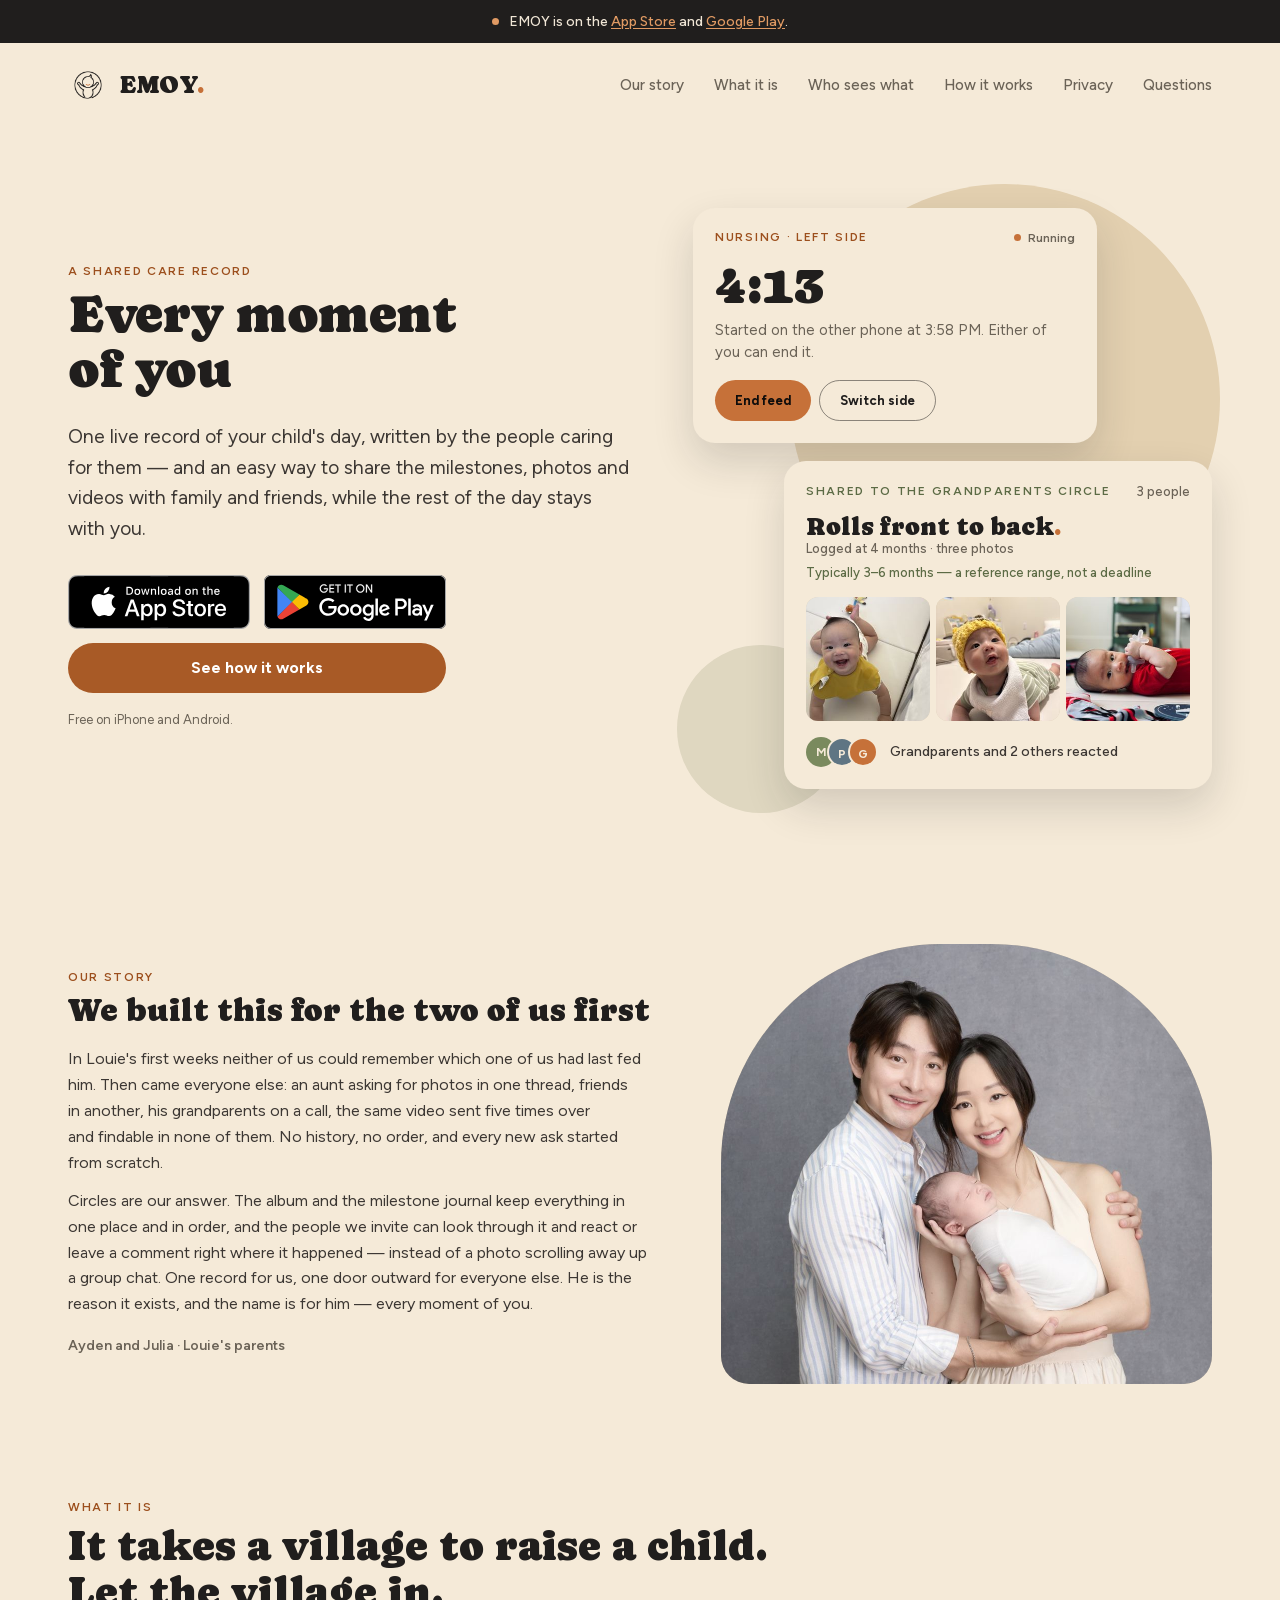
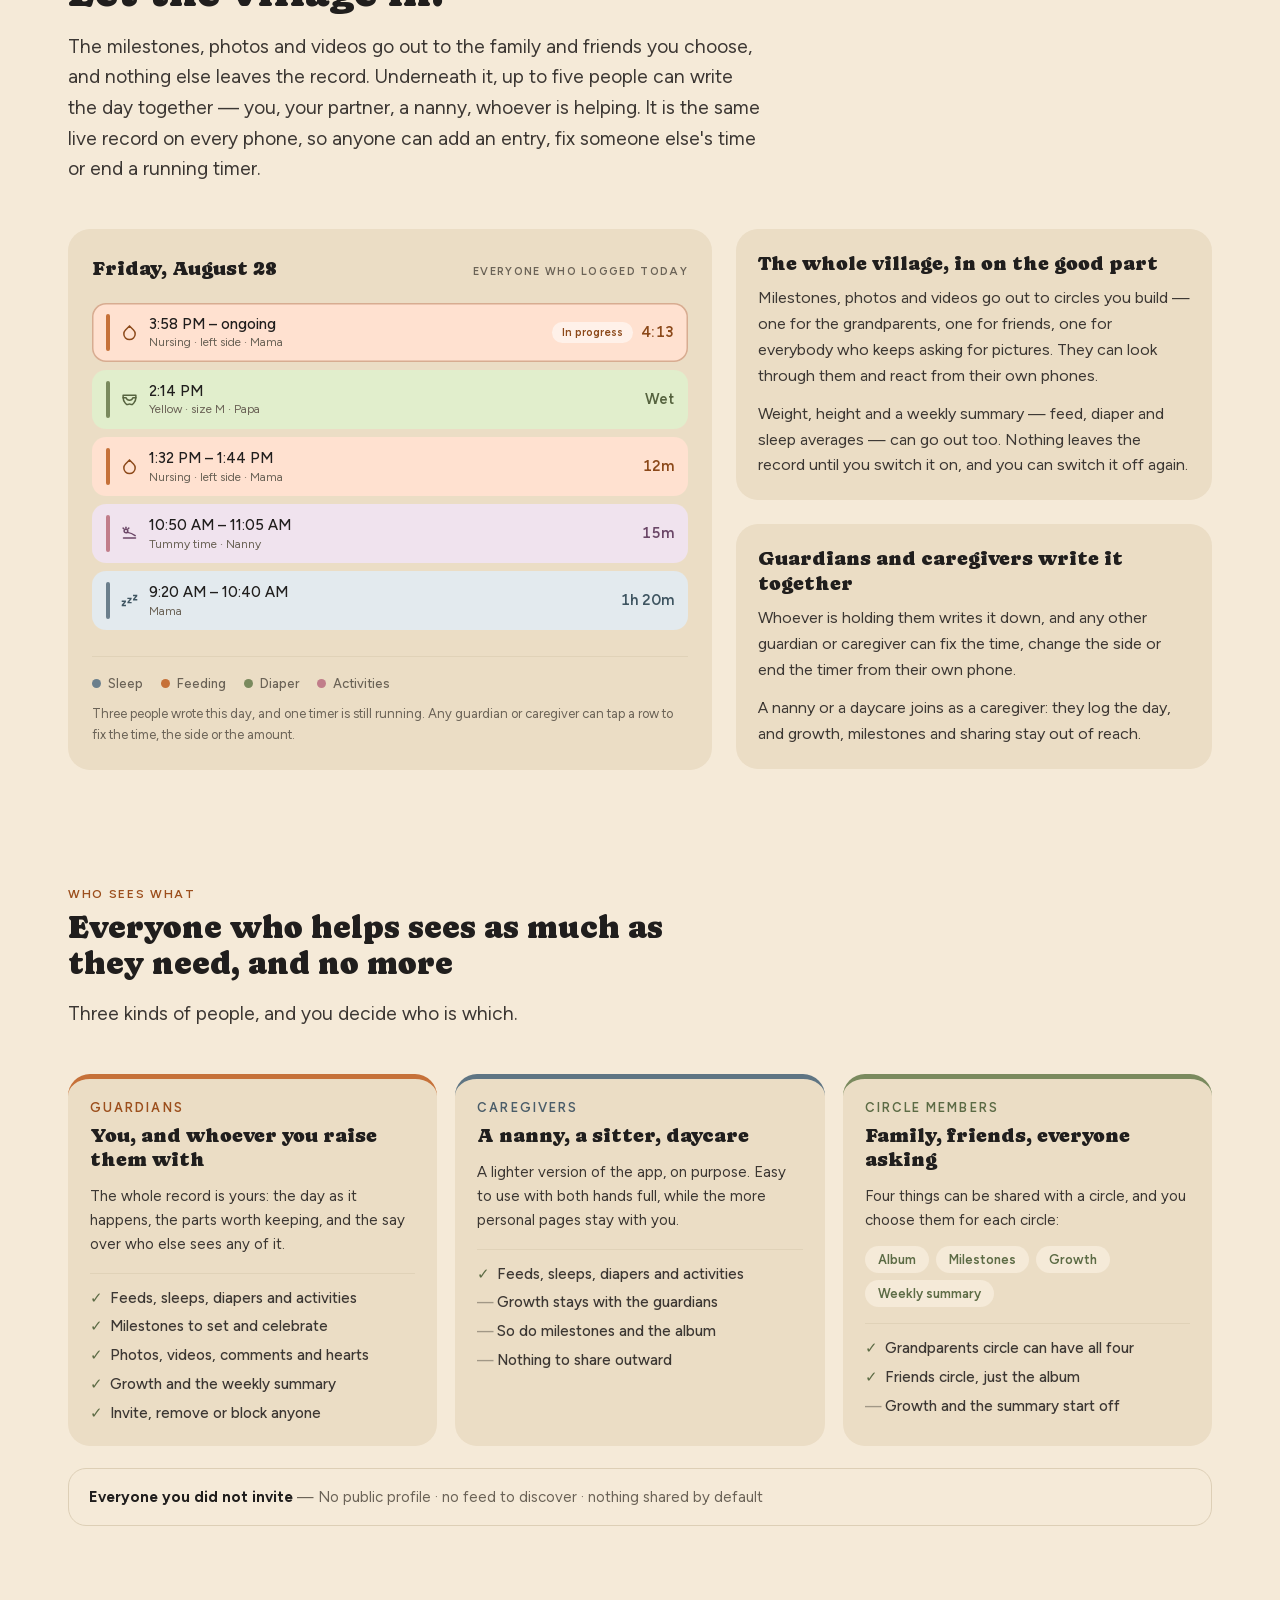
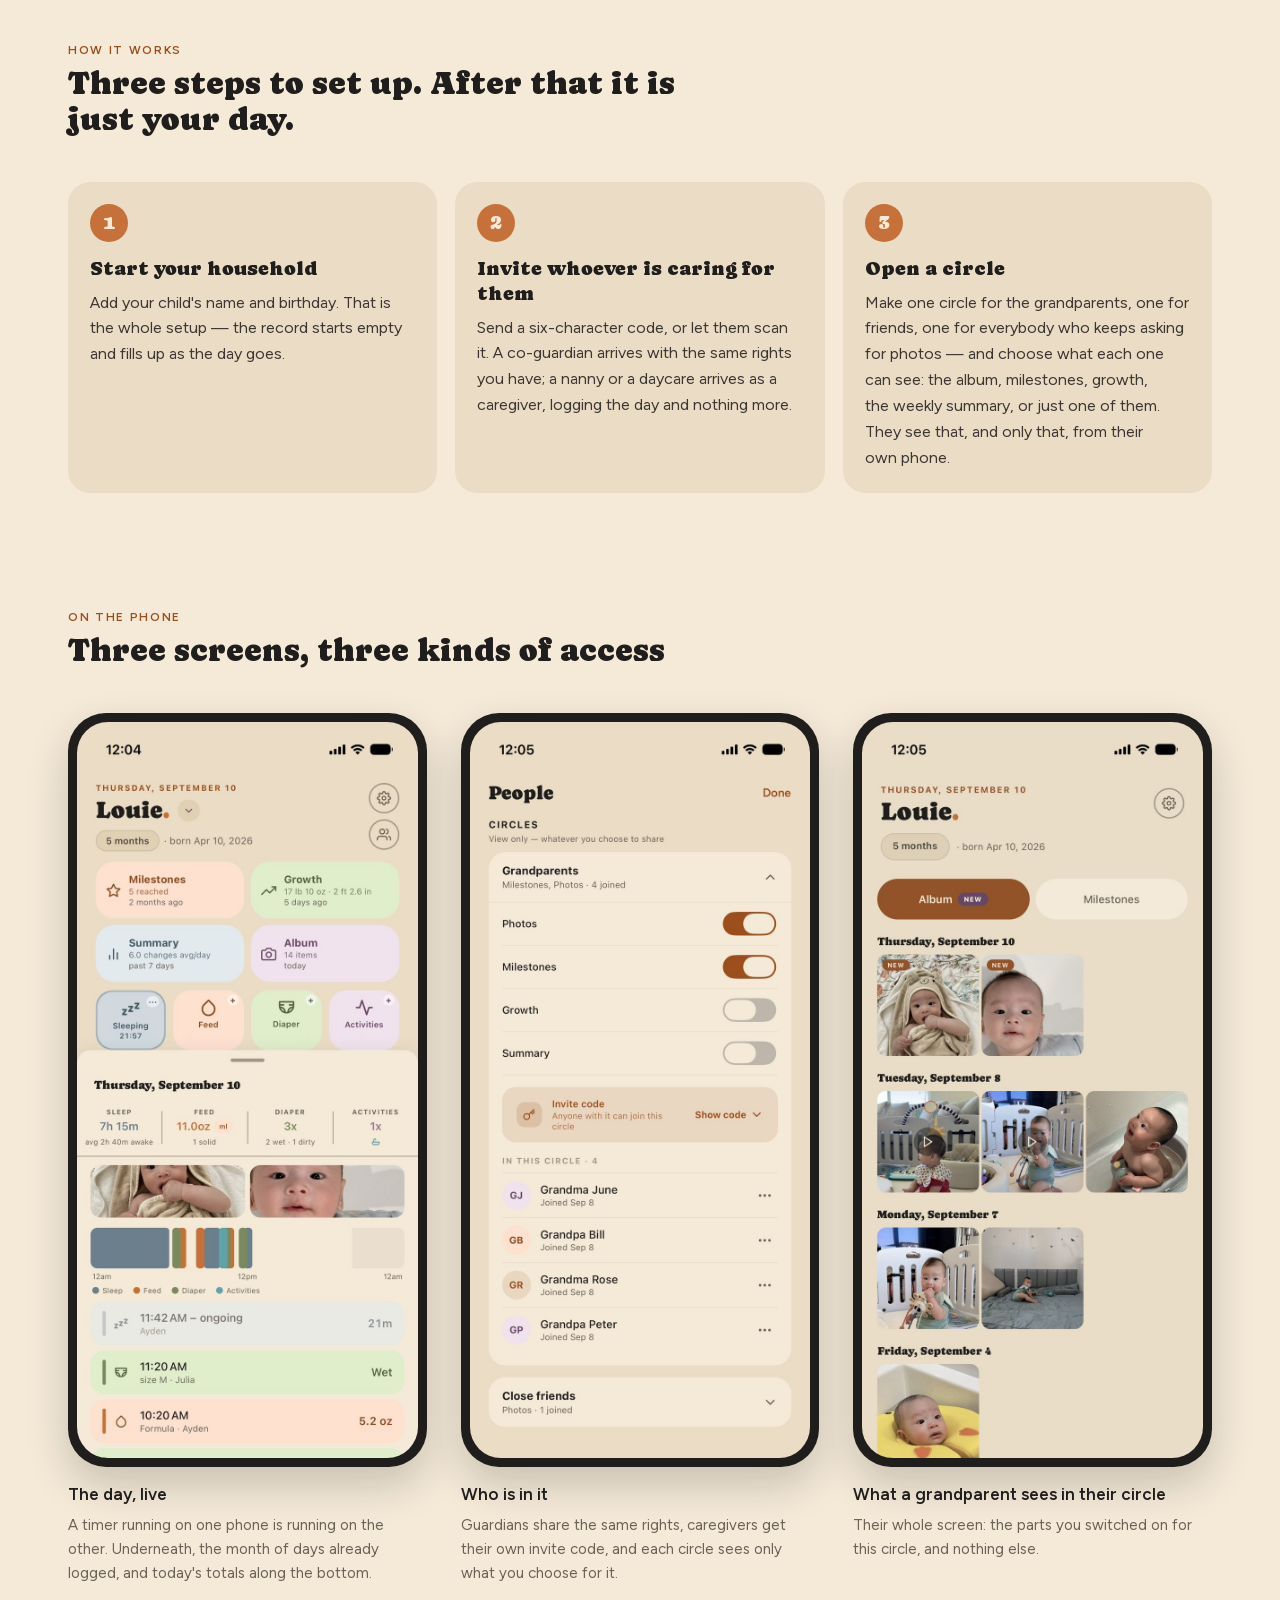
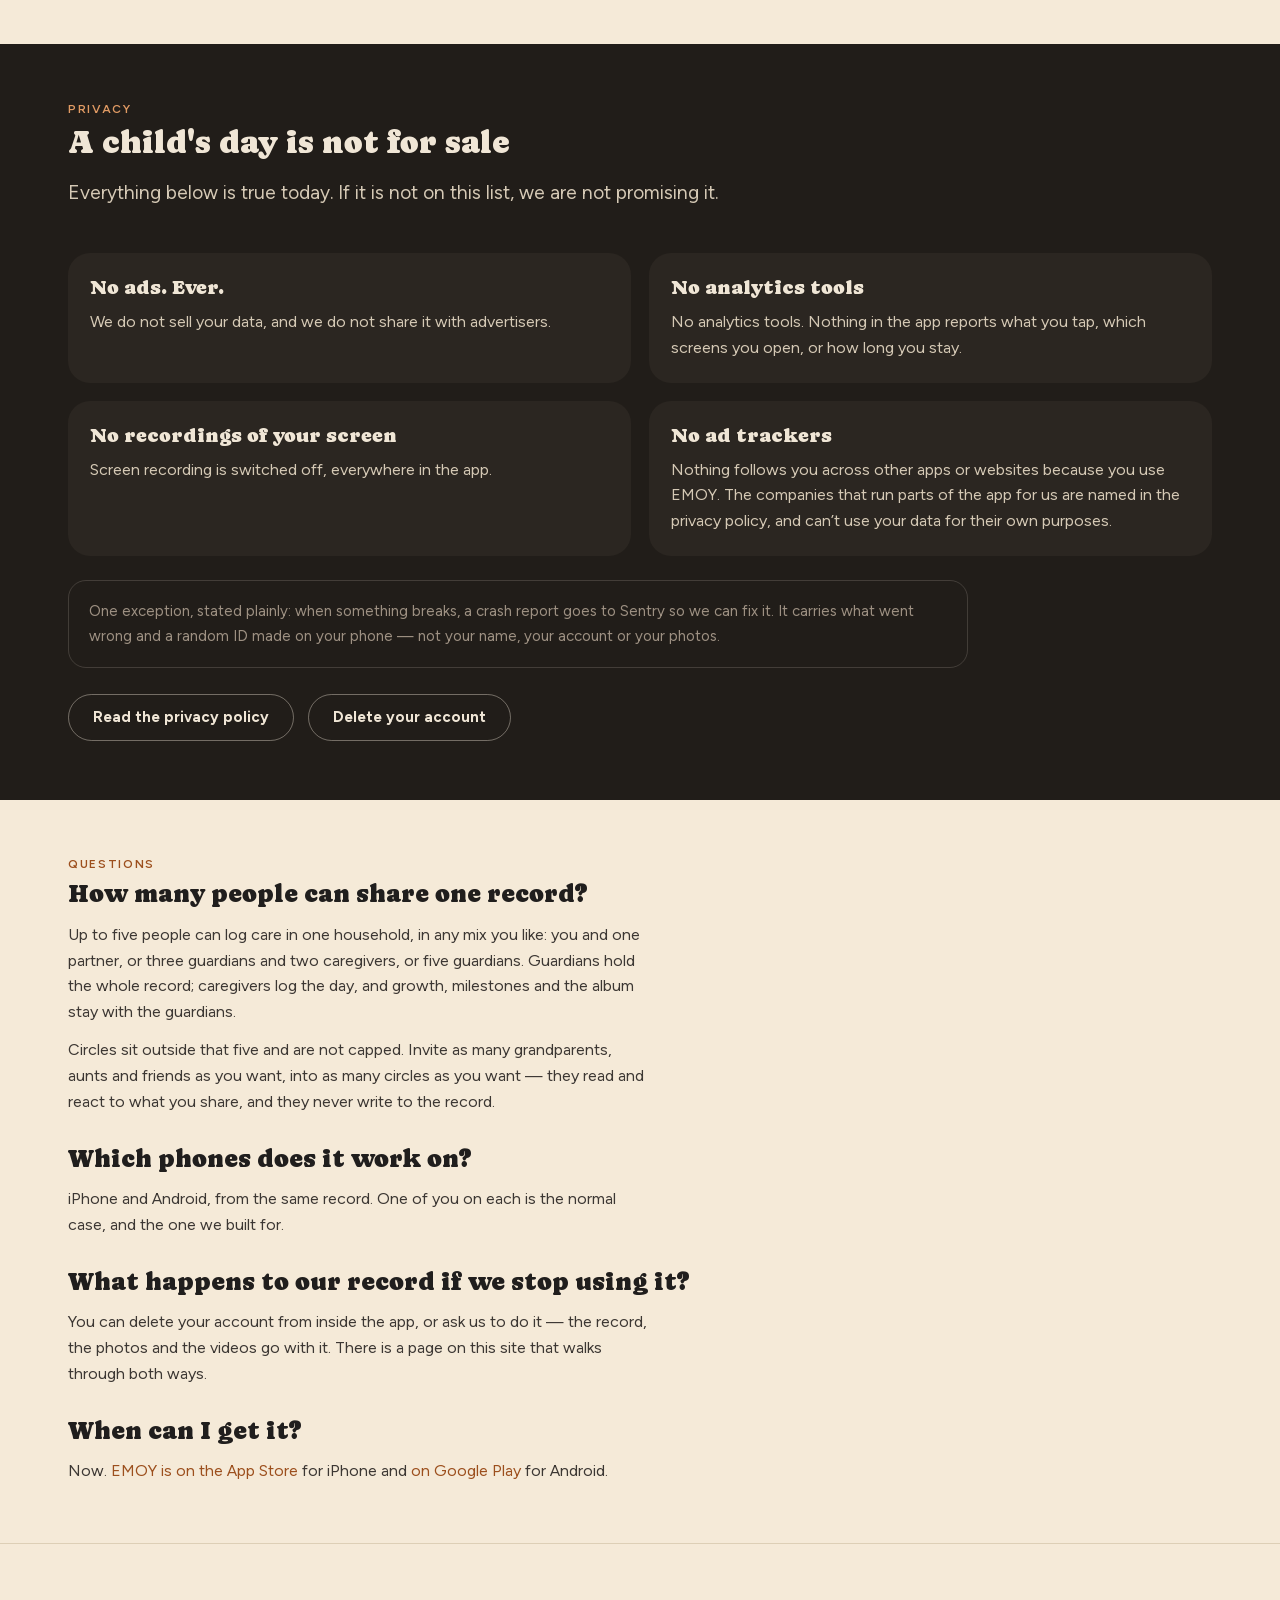
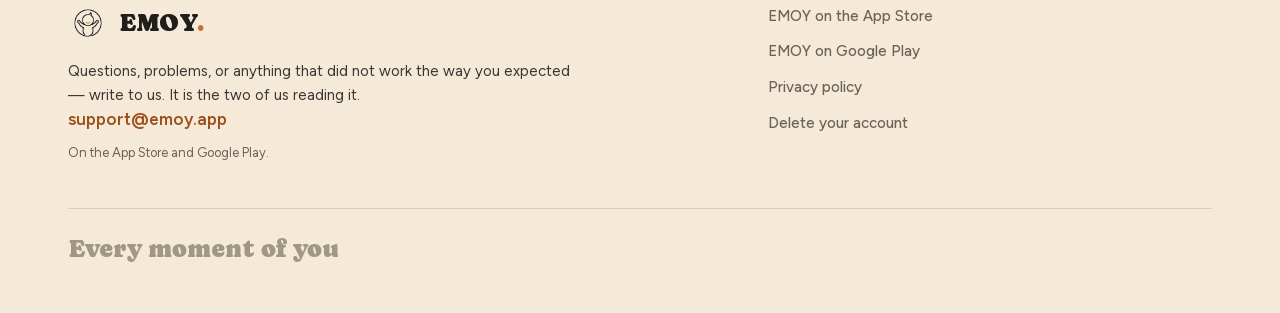
<file: index.html>
<!doctype html>
<html lang="en">
<head>
<meta charset="utf-8">
<meta name="viewport" content="width=device-width, initial-scale=1">
<title>EMOY — Every moment of you</title>
<meta name="description" content="One live record of your child's day, written by the people caring for them — and an easy way to share the milestones, photos and videos with family and friends.">
<link rel="stylesheet" href="style.css">
<link rel="icon" href="icon.png">
<link rel="preload" href="fonts/figtree-latin-var.woff2" as="font" type="font/woff2" crossorigin>
<link rel="preload" href="fonts/caprasimo-latin-400.woff2" as="font" type="font/woff2" crossorigin>
</head>
<body class="lp">

<div class="beta-banner">
  <span class="beta-dot" aria-hidden="true"></span>
  <span>EMOY is on the <a href="https://apps.apple.com/app/id6805184110">App Store</a> and <a href="https://play.google.com/store/apps/details?id=com.ajltesting.familycircle">Google Play</a>.</span>
</div>

<header class="site-header">
  <a class="brand" href="#top">
    <img src="mark.png" alt="" width="40" height="40">
    <span class="wordmark">EMOY<span class="dot">.</span></span>
  </a>

  <nav class="nav" aria-label="Sections">
    <ul class="nav-desktop">
      <li><a href="#s-story">Our story</a></li>
      <li><a href="#s-what">What it is</a></li>
      <li><a href="#s-who">Who sees what</a></li>
      <li><a href="#s-how">How it works</a></li>
      <li><a href="#s-privacy">Privacy</a></li>
      <li><a href="#s-faq">Questions</a></li>
    </ul>
    <details class="nav-mobile">
      <summary>Sections</summary>
      <ul>
        <li><a href="#s-story">Our story</a></li>
        <li><a href="#s-what">What it is</a></li>
        <li><a href="#s-who">Who sees what</a></li>
        <li><a href="#s-how">How it works</a></li>
        <li><a href="#s-privacy">Privacy</a></li>
        <li><a href="#s-faq">Questions</a></li>
      </ul>
    </details>
    <!-- The header's "Get it on iPhone" pill was removed 2026-09-17: the hero
         below carries the official App Store badge, and two iPhone links a
         thumb-width apart made the page look like it was asking twice. -->
  </nav>
</header>

<main id="top">

<!-- ── 1. Hero ─────────────────────────────────────────────────────────── -->
<section class="hero">
  <div class="hero-copy">
    <p class="kicker">A shared care record</p>
    <h1>Every moment<br>of you</h1>
    <p class="lede">One live record of your child's day, written by the people caring for them — and an easy way to share the milestones, photos and videos with family and friends, while the rest of the day stays with you.</p>

    <div class="cta-row" id="get-app">
      <!-- The two store badges get a row of their own, so "See how it works"
           always sits on the line below them (Ayden, 2026-10-16) rather than
           reading as a third download button at the end of the row. -->
      <div class="store-row">
        <a class="store-link" href="https://apps.apple.com/app/id6805184110"><img src="badges/app-store-wide.svg" alt="Download on the App Store" width="182" height="54"></a>
        <!-- Android sits beside iPhone, not only in the sentence underneath:
             the two platforms are the same offer, so they get the same
             treatment — each store's official badge, both exactly 182×54.
             Google's is unmodified; Apple's is widened to Google's proportions
             from Apple's own paths (badges/app-store-wide.svg says how). Public
             Play listing since 2026-10-16; no referrer or UTM, because the site
             promises no analytics. -->
        <a class="store-link" href="https://play.google.com/store/apps/details?id=com.ajltesting.familycircle"><img src="badges/google-play.svg" alt="Get it on Google Play" width="182" height="54"></a>
      </div>
      <!-- FILLED, not outlined: it is the one call to action here that is not
           a store badge, and it should not read as a third download button.
           .pill-solid is the site's existing filled pill — the same one the
           header carried until it was removed — so this is a treatment the
           page already had, moved to where it now does work. -->
      <a class="pill pill-solid pill-lg" href="#s-how">See how it works</a>
    </div>
    <p class="badge-note">Free on iPhone and Android.</p>
  </div>

  <div class="hero-cards">
    <span class="blob blob-lg" aria-hidden="true"></span>
    <span class="blob blob-sm" aria-hidden="true"></span>

    <div class="card card-timer">
      <div class="card-head">
        <span class="card-eyebrow">Nursing · left side</span>
        <span class="running"><span class="dot-pulse" aria-hidden="true"></span>Running</span>
      </div>
      <div class="timer" data-timer>4:12</div>
      <p class="card-body">Started on the other phone at 3:58 PM. Either of you can end it.</p>
      <div class="card-actions">
        <span class="pill pill-solid pill-sm">End feed</span>
        <span class="pill pill-outline pill-sm">Switch side</span>
      </div>
    </div>

    <div class="card card-milestone">
      <div class="card-head">
        <span class="card-eyebrow card-eyebrow-sage">Shared to the Grandparents circle</span>
        <span class="card-meta">3 people</span>
      </div>
      <p class="milestone-name">Rolls front to back<span class="dot">.</span></p>
      <p class="card-meta">Logged at 4 months · three photos</p>
      <p class="range-note">Typically 3–6 months — a reference range, not a deadline</p>
      <div class="tile-row">
        <span class="tile"><img src="photos/p05-tummy.jpg" alt="" style="object-position:35% 42%"></span>
        <span class="tile"><img src="photos/p11-yellow-hat.jpg" alt="" style="object-position:50% 30%"></span>
        <span class="tile"><img src="photos/p12-teether.jpg" alt="" style="object-position:55% 38%"></span>
      </div>
      <div class="reacted">
        <span class="avatars">
          <span class="avatar avatar-sage">M</span>
          <span class="avatar avatar-blue">P</span>
          <span class="avatar avatar-terra">G</span>
        </span>
        <span class="reacted-text">Grandparents and 2 others reacted</span>
      </div>
    </div>
  </div>
</section>

<!-- ── 2. Our story ────────────────────────────────────────────────────── -->
<section class="band story" id="s-story">
  <div class="story-grid">
    <div>
      <p class="kicker">Our story</p>
      <h2>We built this for the two of us first</h2>
      <p class="para">In Louie's first weeks neither of us could remember which one of us had last fed him. Then came everyone else: an aunt asking for photos in one thread, friends in another, his grandparents on a call, the same video sent five times over and findable in none of them. No history, no order, and every new ask started from scratch.</p>
      <p class="para">Circles are our answer. The album and the milestone journal keep everything in one place and in order, and the people we invite can look through it and react or leave a comment right where it happened — instead of a photo scrolling away up a group chat. One record for us, one door outward for everyone else. He is the reason it exists, and the name is for him — every moment of you.</p>
      <p class="signature">Ayden and Julia · Louie's parents</p>
    </div>
    <figure class="story-photo">
      <img src="photos/story-family.jpg" alt="Ayden and Julia holding Louie." style="object-position:53% 34%" loading="lazy">
    </figure>
  </div>
</section>

<!-- ── 3. What it is ───────────────────────────────────────────────────── -->
<section class="band" id="s-what">
  <p class="kicker">What it is</p>
  <h2 class="h2-village">It takes a village to raise a child.<br>Let the village in.</h2>
  <p class="lede lede-wide">The milestones, photos and videos go out to the family and friends you choose, and nothing else leaves the record. Underneath it, up to five people can write the day together — you, your partner, a nanny, whoever is helping. It is the same live record on every phone, so anyone can add an entry, fix someone else's time or end a running timer.</p>

  <div class="what-grid">
    <div class="card day-card">
      <div class="day-head">
        <span class="day-date">Friday, August 28</span>
        <span class="day-meta">Everyone who logged today</span>
      </div>

      <div class="rows">
        <div class="row row-live" style="--tile-bg:#ffe1d0;--tile-fg:#8c491a;--rail:#c67139">
          <span class="rail" aria-hidden="true"></span>
          <span class="row-icon" aria-hidden="true"><svg class="row-glyph" viewBox="0 0 24 24" aria-hidden="true" fill="none" stroke="currentColor" stroke-width="2.1" stroke-linecap="round" stroke-linejoin="round"><path d="M12 2.69l5.66 5.66a8 8 0 1 1-11.31 0z"/></svg></span>
          <span class="row-main">
            <span class="row-time">3:58 PM – ongoing</span>
            <span class="row-qual">Nursing · left side · Mama</span>
          </span>
          <span class="row-right">
            <span class="chip">In progress</span>
            <span class="row-value" data-timer>4:12</span>
          </span>
        </div>
        <div class="row" style="--tile-bg:#e1eecc;--tile-fg:#56633f;--rail:#7a8a5e">
          <span class="rail" aria-hidden="true"></span>
          <span class="row-icon" aria-hidden="true"><svg class="row-glyph" viewBox="0 0 24 24" aria-hidden="true" fill="none" stroke="currentColor" stroke-width="2.1" stroke-linecap="round" stroke-linejoin="round"><path d="M3 6h18v3.5a11 11 0 0 1-3.2 7.8L16 19h-2.1a4 4 0 0 0-3.8 0H8l-1.8-1.7A11 11 0 0 1 3 9.5V6z"/><path d="M3 9.5h4.2a5 5 0 0 0 4.8 3.4 5 5 0 0 0 4.8-3.4H21"/></svg></span>
          <span class="row-main">
            <span class="row-time">2:14 PM</span>
            <span class="row-qual">Yellow · size M · Papa</span>
          </span>
          <span class="row-right"><span class="row-value">Wet</span></span>
        </div>
        <div class="row" style="--tile-bg:#ffe1d0;--tile-fg:#8c491a;--rail:#c67139">
          <span class="rail" aria-hidden="true"></span>
          <span class="row-icon" aria-hidden="true"><svg class="row-glyph" viewBox="0 0 24 24" aria-hidden="true" fill="none" stroke="currentColor" stroke-width="2.1" stroke-linecap="round" stroke-linejoin="round"><path d="M12 2.69l5.66 5.66a8 8 0 1 1-11.31 0z"/></svg></span>
          <span class="row-main">
            <span class="row-time">1:32 PM – 1:44 PM</span>
            <span class="row-qual">Nursing · left side · Mama</span>
          </span>
          <span class="row-right"><span class="row-value">12m</span></span>
        </div>
        <div class="row" style="--tile-bg:#f0e3ee;--tile-fg:#6b4767;--rail:#c17d8a">
          <span class="rail" aria-hidden="true"></span>
          <span class="row-icon" aria-hidden="true"><svg class="row-glyph" viewBox="0 0 24 24" aria-hidden="true" fill="none" stroke="currentColor" stroke-width="2.1" stroke-linecap="round" stroke-linejoin="round"><circle cx="7" cy="8.5" r="2.6"/><path d="M9.4 10.4c3.6.6 7.2 2.2 10.6 4.6"/><path d="M3.5 18.5h17"/><path d="M7 4.6V3"/><path d="M4 5.4 3 4.4"/><path d="M10 5.4l1-1"/></svg></span>
          <span class="row-main">
            <span class="row-time">10:50 AM – 11:05 AM</span>
            <span class="row-qual">Tummy time · Nanny</span>
          </span>
          <span class="row-right"><span class="row-value">15m</span></span>
        </div>
        <div class="row" style="--tile-bg:#e3eaee;--tile-fg:#3f5561;--rail:#6b7f8c">
          <span class="rail" aria-hidden="true"></span>
          <span class="row-icon" aria-hidden="true"><svg class="row-glyph" viewBox="0 0 24 24" aria-hidden="true" fill="currentColor"><path d="M23 12h-6v-2l3.39-4H17V4h6v2l-3.38 4H23v2M15 16H9v-2l3.39-4H9V8h6v2l-3.38 4H15v2M7 20H1v-2l3.39-4H1v-2h6v2l-3.38 4H7v2"/></svg></span>
          <span class="row-main">
            <span class="row-time">9:20 AM – 10:40 AM</span>
            <span class="row-qual">Mama</span>
          </span>
          <span class="row-right"><span class="row-value">1h 20m</span></span>
        </div>
      </div>

      <ul class="legend">
        <li><span class="swatch" style="background:#6b7f8c"></span>Sleep</li>
        <li><span class="swatch" style="background:#c67139"></span>Feeding</li>
        <li><span class="swatch" style="background:#7a8a5e"></span>Diaper</li>
        <li><span class="swatch" style="background:#c17d8a"></span>Activities</li>
      </ul>

      <p class="day-close">Three people wrote this day, and one timer is still running. Any guardian or caregiver can tap a row to fix the time, the side or the amount.</p>
    </div>

    <div class="what-side">
      <div class="card">
        <h3>The whole village, in on the good part</h3>
        <p class="para">Milestones, photos and videos go out to circles you build — one for the grandparents, one for friends, one for everybody who keeps asking for pictures. They can look through them and react from their own phones.</p>
        <p class="para">Weight, height and a weekly summary — feed, diaper and sleep averages — can go out too. Nothing leaves the record until you switch it on, and you can switch it off again.</p>
      </div>
      <div class="card">
        <h3>Guardians and caregivers write it together</h3>
        <p class="para">Whoever is holding them writes it down, and any other guardian or caregiver can fix the time, change the side or end the timer from their own phone.</p>
        <p class="para">A nanny or a daycare joins as a caregiver: they log the day, and growth, milestones and sharing stay out of reach.</p>
      </div>
    </div>
  </div>
</section>

<!-- ── 4. Who sees what ────────────────────────────────────────────────── -->
<section class="band" id="s-who">
  <p class="kicker">Who sees what</p>
  <h2>Everyone who helps sees as much as they need, and no more</h2>
  <p class="lede lede-wide">Three kinds of people, and you decide who is which.</p>

  <div class="roles">
    <div class="card role" style="--role:#c67139;--role-kicker:#9c4f1d">
      <p class="role-kicker">Guardians</p>
      <p class="role-line">You, and whoever you raise them with</p>
      <p class="para">The whole record is yours: the day as it happens, the parts worth keeping, and the say over who else sees any of it.</p>
      <ul class="role-list">
        <li class="yes">Feeds, sleeps, diapers and activities</li>
        <li class="yes">Milestones to set and celebrate</li>
        <li class="yes">Photos, videos, comments and hearts</li>
        <li class="yes">Growth and the weekly summary</li>
        <li class="yes">Invite, remove or block anyone</li>
      </ul>
    </div>

    <div class="card role" style="--role:#5f7583;--role-kicker:#4b5d69">
      <p class="role-kicker">Caregivers</p>
      <p class="role-line">A nanny, a sitter, daycare</p>
      <p class="para">A lighter version of the app, on purpose. Easy to use with both hands full, while the more personal pages stay with you.</p>
      <ul class="role-list">
        <li class="yes">Feeds, sleeps, diapers and activities</li>
        <li class="no">Growth stays with the guardians</li>
        <li class="no">So do milestones and the album</li>
        <li class="no">Nothing to share outward</li>
      </ul>
    </div>

    <div class="card role" style="--role:#7a8a5e;--role-kicker:#5c6b45">
      <p class="role-kicker">Circle members</p>
      <p class="role-line">Family, friends, everyone asking</p>
      <p class="para">Four things can be shared with a circle, and you choose them for each circle:</p>
      <ul class="share-chips">
        <li>Album</li><li>Milestones</li><li>Growth</li><li>Weekly summary</li>
      </ul>
      <ul class="role-list">
        <li class="yes">Grandparents circle can have all four</li>
        <li class="yes">Friends circle, just the album</li>
        <li class="no">Growth and the summary start off</li>
      </ul>
    </div>
  </div>

  <p class="outsiders"><strong>Everyone you did not invite</strong> — No public profile · no feed to discover · nothing shared by default</p>
</section>

<!-- ── 5. On the phone ─────────────────────────────────────────────────── -->
<section class="band" id="s-how">
  <p class="kicker">How it works</p>
  <h2>Three steps to set up. After that it is just your day.</h2>
  <ol class="steps">
    <li class="card step">
      <span class="step-num">1</span>
      <h3>Start your household</h3>
      <p class="para">Add your child's name and birthday. That is the whole setup — the record starts empty and fills up as the day goes.</p>
    </li>
    <li class="card step">
      <span class="step-num">2</span>
      <h3>Invite whoever is caring for them</h3>
      <p class="para">Send a six-character code, or let them scan it. A co-guardian arrives with the same rights you have; a nanny or a daycare arrives as a caregiver, logging the day and nothing more.</p>
    </li>
    <li class="card step">
      <span class="step-num">3</span>
      <h3>Open a circle</h3>
      <p class="para">Make one circle for the grandparents, one for friends, one for everybody who keeps asking for photos — and choose what each one can see: the album, milestones, growth, the weekly summary, or just one of them. They see that, and only that, from their own phone.</p>
    </li>
  </ol>
</section>

<!-- ── 6. How it works ─────────────────────────────────────────────────── -->
<section class="band" id="s-phone">
  <p class="kicker">On the phone</p>
  <h2>Three screens, three kinds of access</h2>
  <div class="phones">
            <div class="phone">
              <div class="phone-bezel">
                <div class="phone-screen">
                  <img class="phone-shot" src="shots/shot-day.jpg" width="760" height="1644" alt="The EMOY home screen: a running sleep timer, the month of logged days, and the day's totals." loading="lazy" decoding="async">
                </div>
              </div>
              <div class="phone-cap">
              <p style="margin:16px 0 0;font:600 17px/1.4 'Figtree';color:#201e1d">The day, live</p>
              <p style="margin:6px 0 0;font:400 15px/1.6 'Figtree';color:#6b6357">A timer running on one phone is running on the other. Underneath, the month of days already logged, and today's totals along the bottom.</p>
              </div>
            </div>

            <div class="phone">
              <div class="phone-bezel">
                <div class="phone-screen">
                  <img class="phone-shot" src="shots/shot-people.jpg" width="760" height="1644" alt="The People screen: the Grandparents circle with photos and milestones switched on, growth and the summary switched off." loading="lazy" decoding="async">
                </div>
              </div>
              <div class="phone-cap">
              <p style="margin:16px 0 0;font:600 17px/1.4 'Figtree';color:#201e1d">Who is in it</p>
              <p style="margin:6px 0 0;font:400 15px/1.6 'Figtree';color:#6b6357">Guardians share the same rights, caregivers get their own invite code, and each circle sees only what you choose for it.</p>
              </div>
            </div>

            <div class="phone">
              <div class="phone-bezel">
                <div class="phone-screen">
                  <img class="phone-shot" src="shots/shot-circle.jpg" width="760" height="1644" alt="A grandparent's view of the same child: milestones and the album, and nothing else." loading="lazy" decoding="async">
                </div>
              </div>
              <div class="phone-cap">
              <p style="margin:16px 0 0;font:600 17px/1.4 'Figtree';color:#201e1d">What a grandparent sees in their circle</p>
              <p style="margin:6px 0 0;font:400 15px/1.6 'Figtree';color:#6b6357">Their whole screen: the parts you switched on for this circle, and nothing else.</p>
              </div>
            </div>
</section>

<!-- ── 7. Privacy ──────────────────────────────────────────────────────── -->
<section class="band ink" id="s-privacy">
  <p class="kicker">Privacy</p>
  <h2>A child's day is not for sale</h2>
  <p class="lede lede-wide">Everything below is true today. If it is not on this list, we are not promising it.</p>

  <div class="privacy-grid">
    <div class="card">
      <h3>No ads. Ever.</h3>
      <p class="para">We do not sell your data, and we do not share it with advertisers.</p>
    </div>
    <div class="card">
      <h3>No analytics tools</h3>
      <p class="para">No analytics tools. Nothing in the app reports what you tap, which screens you open, or how long you stay.</p>
    </div>
    <div class="card">
      <h3>No recordings of your screen</h3>
      <p class="para">Screen recording is switched off, everywhere in the app.</p>
    </div>
    <div class="card">
      <h3>No ad trackers</h3>
      <p class="para">Nothing follows you across other apps or websites because you use EMOY. The companies that run parts of the app for us are named in the privacy policy, and can&rsquo;t use your data for their own purposes.</p>
    </div>
  </div>

  <p class="exception">One exception, stated plainly: when something breaks, a crash report goes to Sentry so we can fix it. It carries what went wrong and a random ID made on your phone — not your name, your account or your photos.</p>

  <div class="cta-row">
    <a class="pill pill-outline-ink" href="/privacy">Read the privacy policy</a>
    <a class="pill pill-outline-ink" href="/delete-account">Delete your account</a>
  </div>
</section>

<!-- ── 8. Questions ────────────────────────────────────────────────────── -->
<section class="band" id="s-faq">
  <p class="kicker">Questions</p>
  <div class="faq">
    <div class="faq-item">
      <h3>How many people can share one record?</h3>
      <p class="para">Up to five people can log care in one household, in any mix you like: you and one partner, or three guardians and two caregivers, or five guardians. Guardians hold the whole record; caregivers log the day, and growth, milestones and the album stay with the guardians.</p>
      <p class="para">Circles sit outside that five and are not capped. Invite as many grandparents, aunts and friends as you want, into as many circles as you want — they read and react to what you share, and they never write to the record.</p>
    </div>
    <div class="faq-item">
      <h3>Which phones does it work on?</h3>
      <p class="para">iPhone and Android, from the same record. One of you on each is the normal case, and the one we built for.</p>
    </div>
    <div class="faq-item">
      <h3>What happens to our record if we stop using it?</h3>
      <p class="para">You can delete your account from inside the app, or ask us to do it — the record, the photos and the videos go with it. There is a page on this site that walks through both ways.</p>
    </div>
    <div class="faq-item">
      <h3>When can I get it?</h3>
      <p class="para">Now. <a href="https://apps.apple.com/app/id6805184110">EMOY is on the App Store</a> for iPhone and <a href="https://play.google.com/store/apps/details?id=com.ajltesting.familycircle">on Google Play</a> for Android.</p>
    </div>
  </div>
</section>

</main>

<!-- ── 9. Support + legal ──────────────────────────────────────────────── -->
<footer class="site-footer">
  <div class="footer-grid">
    <div>
      <a class="brand" href="#top">
        <img src="mark.png" alt="" width="34" height="34">
        <span class="wordmark">EMOY<span class="dot">.</span></span>
      </a>
      <p class="para">Questions, problems, or anything that did not work the way you expected — write to us. It is the two of us reading it.</p>
      <p><a class="mail" href="mailto:support@emoy.app">support@emoy.app</a></p>
      <p class="footer-note">On the App Store and Google Play.</p>
    </div>
    <ul class="footer-links">
      <li><a href="https://apps.apple.com/app/id6805184110">EMOY on the App Store</a></li>
      <li><a href="https://play.google.com/store/apps/details?id=com.ajltesting.familycircle">EMOY on Google Play</a></li>
      <li><a href="/privacy">Privacy policy</a></li>
      <li><a href="/delete-account">Delete your account</a></li>
    </ul>
  </div>
  <p class="footer-tag">Every moment of you</p>
</footer>

<script>
// The two mock clocks. The page's whole claim is that the record is live, so a
// frozen timer on it is a small lie; this makes it true. Deliberately not a
// library, and deliberately inert for anyone who has asked for less motion.
(function () {
  var els = document.querySelectorAll('[data-timer]');
  if (!els.length) return;
  if (window.matchMedia && matchMedia('(prefers-reduced-motion: reduce)').matches) return;
  var START = 4 * 60 + 12;               // 4:12, matching the static markup
  var t0 = Date.now(), id = null;
  function paint() {
    var s = START + Math.floor((Date.now() - t0) / 1000);
    var txt = Math.floor(s / 60) + ':' + String(s % 60).padStart(2, '0');
    for (var i = 0; i < els.length; i++) els[i].textContent = txt;
  }
  function run() { if (!id) { paint(); id = setInterval(paint, 1000); } }
  function halt() { if (id) { clearInterval(id); id = null; } }
  // Nothing should tick in a tab nobody is looking at.
  document.addEventListener('visibilitychange', function () {
    document.hidden ? halt() : run();
  });
  run();
})();
</script>
</body>
</html>
</file>
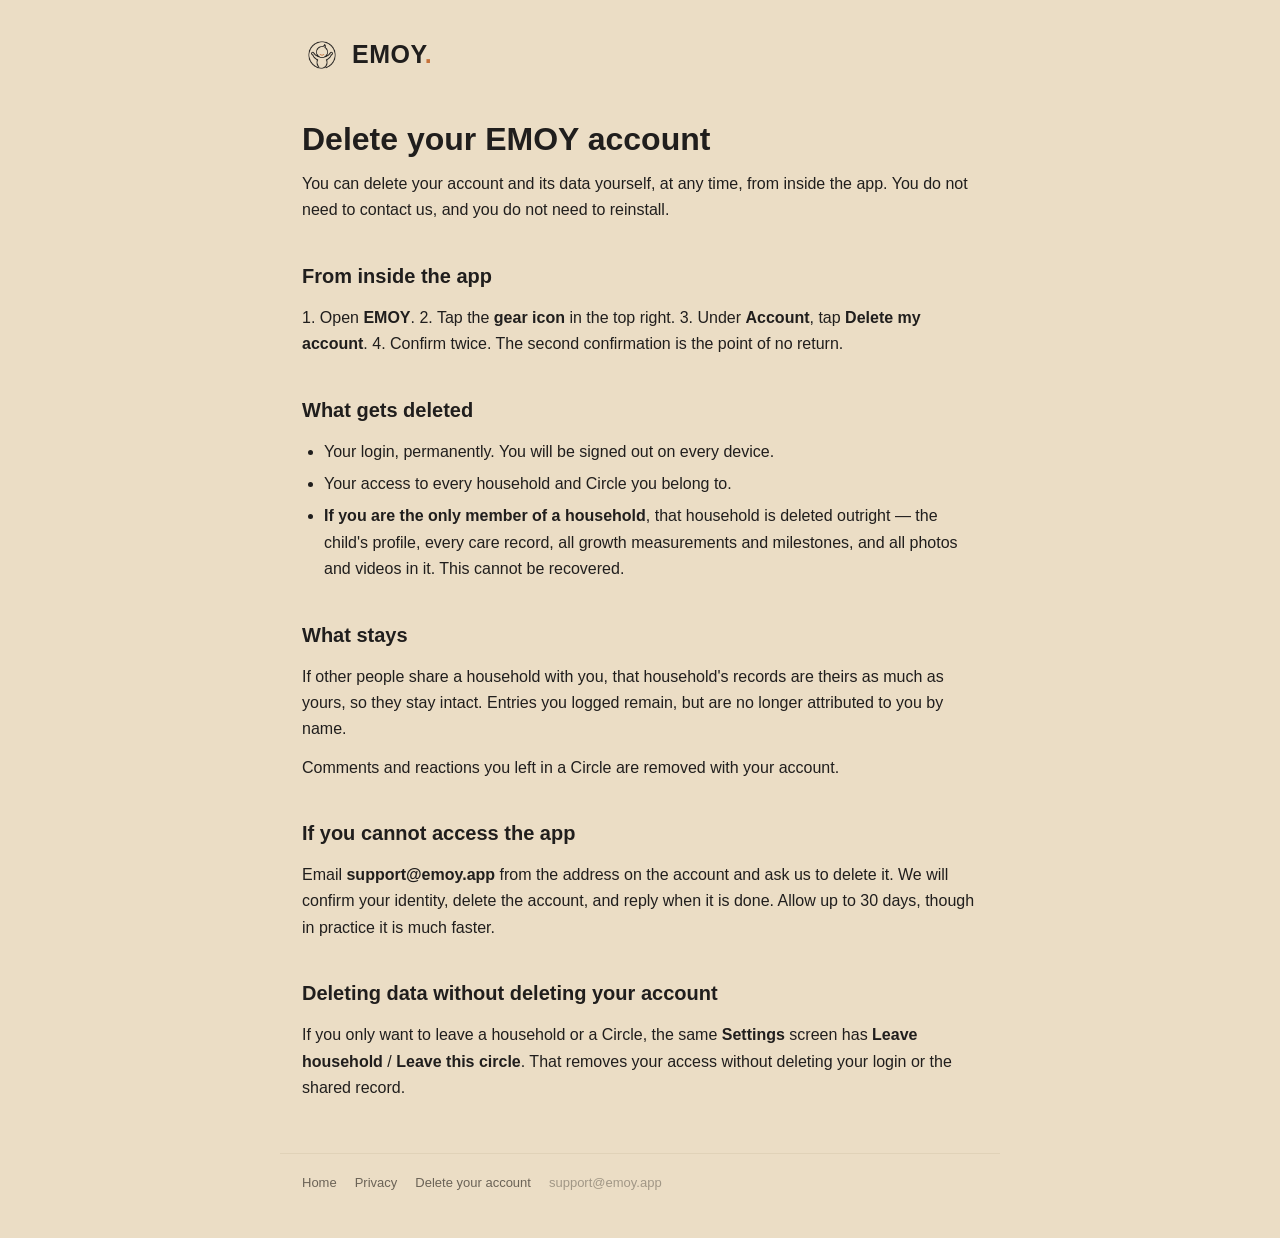
<file: delete-account.html>
<!doctype html>
<html lang="en">
<head>
<meta charset="utf-8">
<meta name="viewport" content="width=device-width, initial-scale=1">
<title>Delete your account · EMOY</title>
<link rel="stylesheet" href="style.css">
<link rel="icon" href="icon.png">
</head>
<body>
<header>
  <a class="brand" href="/">
    <picture>
      <source srcset="mark-night.png" media="(prefers-color-scheme: dark)">
      <img src="mark.png" alt="" width="34" height="34">
    </picture>
    <span class="wordmark">EMOY<span class="dot">.</span></span>
  </a>
</header>
<main>
<h1>Delete your EMOY account</h1>
<p>You can delete your account and its data yourself, at any time, from inside the app. You do not need to contact us, and you do not need to reinstall.</p>
<h2>From inside the app</h2>
<p>1. Open <strong>EMOY</strong>. 2. Tap the <strong>gear icon</strong> in the top right. 3. Under <strong>Account</strong>, tap <strong>Delete my account</strong>. 4. Confirm twice. The second confirmation is the point of no return.</p>
<h2>What gets deleted</h2>
<ul><li>Your login, permanently. You will be signed out on every device.</li><li>Your access to every household and Circle you belong to.</li><li><strong>If you are the only member of a household</strong>, that household is deleted outright — the child's profile, every care record, all growth measurements and milestones, and all photos and videos in it. This cannot be recovered.</li></ul>
<h2>What stays</h2>
<p>If other people share a household with you, that household's records are theirs as much as yours, so they stay intact. Entries you logged remain, but are no longer attributed to you by name.</p>
<p>Comments and reactions you left in a Circle are removed with your account.</p>
<h2>If you cannot access the app</h2>
<p>Email <strong>support@emoy.app</strong> from the address on the account and ask us to delete it. We will confirm your identity, delete the account, and reply when it is done. Allow up to 30 days, though in practice it is much faster.</p>
<h2>Deleting data without deleting your account</h2>
<p>If you only want to leave a household or a Circle, the same <strong>Settings</strong> screen has <strong>Leave household</strong> / <strong>Leave this circle</strong>. That removes your access without deleting your login or the shared record.</p>
</main>
<footer>
  <a href="/">Home</a>
  <a href="/privacy">Privacy</a>
  <a href="/delete-account">Delete your account</a>
  <span>support@emoy.app</span>
</footer>
</body>
</html>
</file>
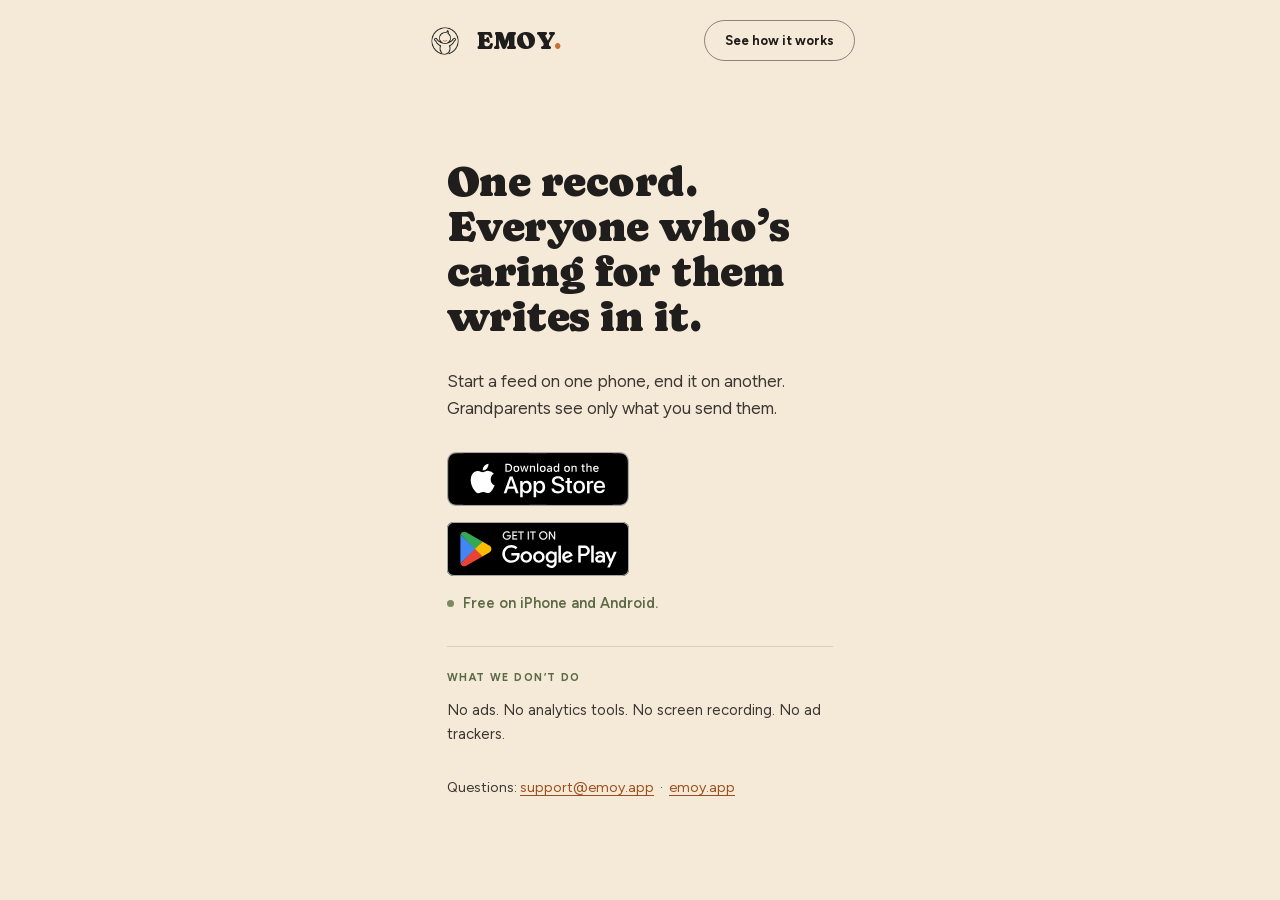
<file: get.html>
<!doctype html>
<html lang="en">
<head>
<meta charset="utf-8">
<meta name="viewport" content="width=device-width, initial-scale=1">
<title>Get EMOY</title>
<meta name="description" content="EMOY — one shared baby record every caregiver writes to. You choose what leaves the household.">
<link rel="canonical" href="https://emoy.app/get">

<!-- link previews: this URL gets pasted into messages a lot -->
<meta property="og:title" content="Get EMOY">
<meta property="og:description" content="One shared baby record every caregiver writes to. You choose what leaves the household.">
<meta property="og:image" content="https://emoy.app/mark.png">
<meta property="og:url" content="https://emoy.app/get">
<meta property="og:type" content="website">
<meta name="twitter:card" content="summary">

<link rel="stylesheet" href="style.css">
<link rel="icon" href="icon.png">
<!-- Caprasimo + Figtree, SELF-HOSTED. The source draft of this page loaded them
     from fonts.googleapis.com, which would have put a third-party request on the
     one page that says "No ad trackers" four lines further down. That
     trade was already made once for the landing page — see the @font-face
     comment in style.css — and the answer is the same here. -->
<link rel="preload" href="fonts/figtree-latin-var.woff2" as="font" type="font/woff2" crossorigin>
<link rel="preload" href="fonts/caprasimo-latin-400.woff2" as="font" type="font/woff2" crossorigin>

<style>
/* This page carries the site's own header — brand left, one pill right — and
   nothing else of the site's chrome: no beta banner, no footer grid. (It was
   fully chrome-free until 2026-09-17; Ayden asked for the brand and the "See
   how it works" link to sit where they do on every other page.) It is a link
   target pasted into messages, so everything below the header is either a
   store link or a reason to tap one, and the layout is this page's own.

   body.lp is required, not decorative: style.css's legal-page layer is scoped
   to body:not(.lp) and carries a prefers-color-scheme dark mode. Without .lp a
   dark-mode visitor would get ink tokens under this page's cream design.

   Colour values are this page's own rather than var(--accent) and friends. They
   are the same hexes the .lp tokens hold today; keeping them literal is what
   the page was designed against, and it keeps a future token change from
   quietly restyling a conversion page nobody re-checks.

   The selector is body.lp.lp-get, NOT .lp-get: --ink, --body, --rule and the
   two sage tokens are also declared by body.lp (0,1,1) on this same element, so
   a bare .lp-get (0,1,0) loses every one of them. Caught by reading
   getComputedStyle out of the live page — --rule had already silently become
   the site's #ddcfb6 hairline instead of this page's translucent one. */
body.lp.lp-get{
  --cream:#f5ead8; --sand:#ebddc5; --ink:#201e1d; --body:#3c3733;
  --terra:#c67139; --terra-deep:#9c4f1d; --sage:#7a8a5e; --sage-deep:#5c6b45;
  --rule:rgba(60,55,51,.16);
}
/* Column, not centred: the site header sits at the top and main takes the rest
   and centres its own contents inside it. That keeps this page vertically
   centred the way it was while gaining the header every other page has. */
body.lp-get{
  background:var(--cream); color:var(--body);
  font:400 17px/1.6 "Figtree",-apple-system,"Segoe UI",sans-serif;
  min-height:100dvh; display:flex; flex-direction:column;
  -webkit-font-smoothing:antialiased;
}
/* The shared .site-header is built for a 1144px landing page; here it only has
   to agree with main's 430px column, so it borrows the same measure. */
.lp-get .site-header{max-width:474px; padding:20px 22px; width:100%}
/* style.css gives .nav width:100% below 560px so the landing page's SIX nav
   items get their own row under the brand. This header has one pill, and the
   ask was for it beside the mark, so it keeps its intrinsic width — (0,2,0)
   against that rule's (0,1,0), which wins regardless of the media query. */
.lp-get .nav{width:auto}
.lp-get main{
  width:100%; max-width:430px; margin:0 auto; flex:1;
  display:flex; flex-direction:column; justify-content:center; gap:30px;
  padding:16px 22px 40px;
}
/* margin-bottom:0 overrides .lp h1's heading gap — the stack's flex gap owns
   the spacing on this page, and the two would otherwise add up. */
.lp-get h1{
  font-family:Caprasimo,Georgia,serif; font-weight:400;
  font-size:clamp(2.1rem,8vw,2.7rem); line-height:1.04;
  letter-spacing:-.012em; color:var(--ink); text-wrap:balance; margin-bottom:0;
}
.lp-get .sub{font-size:1.05rem; color:var(--body); max-width:34ch}

/* align-items:flex-start so each badge sizes to its own content: both are
   fixed-aspect images that must not be stretched.
   gap:16px is not arbitrary: Apple and Google both ask for clear space of a
   QUARTER of the badge's height around it, and both badges are 54px tall.
   style.css makes the same allowance for .badge-note on the homepage. */
.lp-get .actions{display:flex; flex-direction:column; align-items:flex-start; gap:16px}

/* The two store badges, both exactly 182×54 like the homepage's: Google's
   official badge unmodified, and Apple's widened to Google's proportions from
   Apple's own paths (badges/app-store-wide.svg). Neither carries
   promoted/demoted styling because neither can: the artwork is fixed.
   Detection expresses rank by ORDER alone. */
.lp-get .store-link{display:inline-flex; align-items:center; border-radius:10px}
.lp-get .store-link img{display:block; height:54px; width:auto}
.lp-get .store-link:focus-visible{outline:2px solid var(--terra-deep); outline-offset:3px}

/* Order lives HERE, not in an inline style attribute. Inline beats every
   selector, so `style="order:1"` on the badge silently defeated the .android
   swap below — caught by reading the computed order in both states. */
.lp-get #btn-ios{order:1}
.lp-get #btn-android{order:2}

.lp-get .note{
  order:3;
  font-size:.92rem; color:var(--sage-deep); font-weight:600;
  display:flex; gap:9px; align-items:flex-start;
}
.lp-get .note .dot{
  width:7px;height:7px;border-radius:99px;background:var(--sage);
  flex:none;margin-top:.52em;
}

.lp-get .claims{
  border-top:1px solid var(--rule); padding-top:22px;
  display:flex; flex-direction:column; gap:7px;
}
.lp-get .claims p{font-size:.93rem; color:var(--body)}
.lp-get .claims b{
  display:block; font-size:.68rem; font-weight:700; letter-spacing:.13em;
  text-transform:uppercase; color:var(--sage-deep); margin-bottom:6px;
}
.lp-get footer{font-size:.88rem}
.lp-get footer a{color:var(--terra-deep); text-underline-offset:3px; text-decoration:underline}

/* platform swap. Default = the App Store badge first. JS moves Google Play
   first only when we detect Android, so with JS off or on a bot, everyone
   still gets both working badges. Both are official artwork that cannot
   restyle, so rank is carried by ORDER alone (this was ORDER for the badge
   and FILL for a text button until the Play badge arrived, 2026-10-16). */
.lp-get.android #btn-ios{order:2}
.lp-get.android #btn-android{order:1}
</style>
</head>

<body class="lp lp-get unknown">

<!-- The site's own header, same markup and classes as / and the old /invite,
     so the brand sits where it does on every other page. It replaces the 66px
     mark that used to float above the headline — the mark is in the header
     now, and showing it twice on one short page was the cost of not having a
     header at all. -->
<header class="site-header">
  <a class="brand" href="/">
    <img src="mark.png" alt="" width="40" height="40">
    <span class="wordmark">EMOY<span class="dot">.</span></span>
  </a>
  <nav class="nav" aria-label="About this app">
    <a class="pill pill-outline pill-sm" href="/">See how it works</a>
  </nav>
</header>

<main>

  <div>
    <h1>One record. Everyone who&rsquo;s caring for them writes in it.</h1>
  </div>
  <p class="sub">Start a feed on one phone, end it on another. Grandparents see only what you send them.</p>

  <div class="actions">

    <a class="store-link" id="btn-ios"
       href="https://apps.apple.com/us/app/emoy/id6805184110">
      <img src="badges/app-store-wide.svg" alt="Download on the App Store" width="182" height="54">
    </a>

    <!-- The public Play listing (live 2026-10-16), behind Google's official
         badge — the same treatment as the App Store badge above. It replaced
         the beta mailto every Android route used while Android was
         invite-only. No referrer or UTM: the site promises no analytics. -->
    <a class="store-link" id="btn-android"
       href="https://play.google.com/store/apps/details?id=com.ajltesting.familycircle">
      <img src="badges/google-play.svg" alt="Get it on Google Play" width="182" height="54">
    </a>

    <p class="note"><span class="dot"></span><span id="status">Free on iPhone and Android.</span></p>
  </div>

  <div class="claims">
    <p><b>What we don&rsquo;t do</b></p>
    <p>No ads. No analytics tools. No screen recording. No ad trackers.</p>
  </div>

  <footer>Questions: <a href="mailto:support@emoy.app">support@emoy.app</a> &nbsp;&middot;&nbsp; <a href="/">emoy.app</a></footer>

</main>

<script>
(function () {
  var ua = navigator.userAgent || "";
  var isIOS = /iPad|iPhone|iPod/.test(ua) ||
              (navigator.platform === "MacIntel" && navigator.maxTouchPoints > 1); // iPadOS
  var isAndroid = /Android/.test(ua);
  var b = document.body;

  // classList.add, not className =. The draft replaced the whole class
  // attribute, which here would drop `lp lp-get` and take the page's styling
  // with it. Same detection, same outcome, one class added.
  if (isIOS) {
    b.classList.remove("unknown");
    b.classList.add("ios");
    document.getElementById("status").textContent =
      "Free. On Android too — Google Play is below.";
  } else if (isAndroid) {
    b.classList.remove("unknown");
    b.classList.add("android");                    // promotes the Android button
    document.getElementById("status").textContent =
      "Free on Google Play. iPhone is on the App Store.";
  }
  // desktop, bots and JS-off keep the default: iOS primary, Android secondary,
  // both links working. Nothing is ever hidden behind detection.
})();
</script>
</body>
</html>
</file>
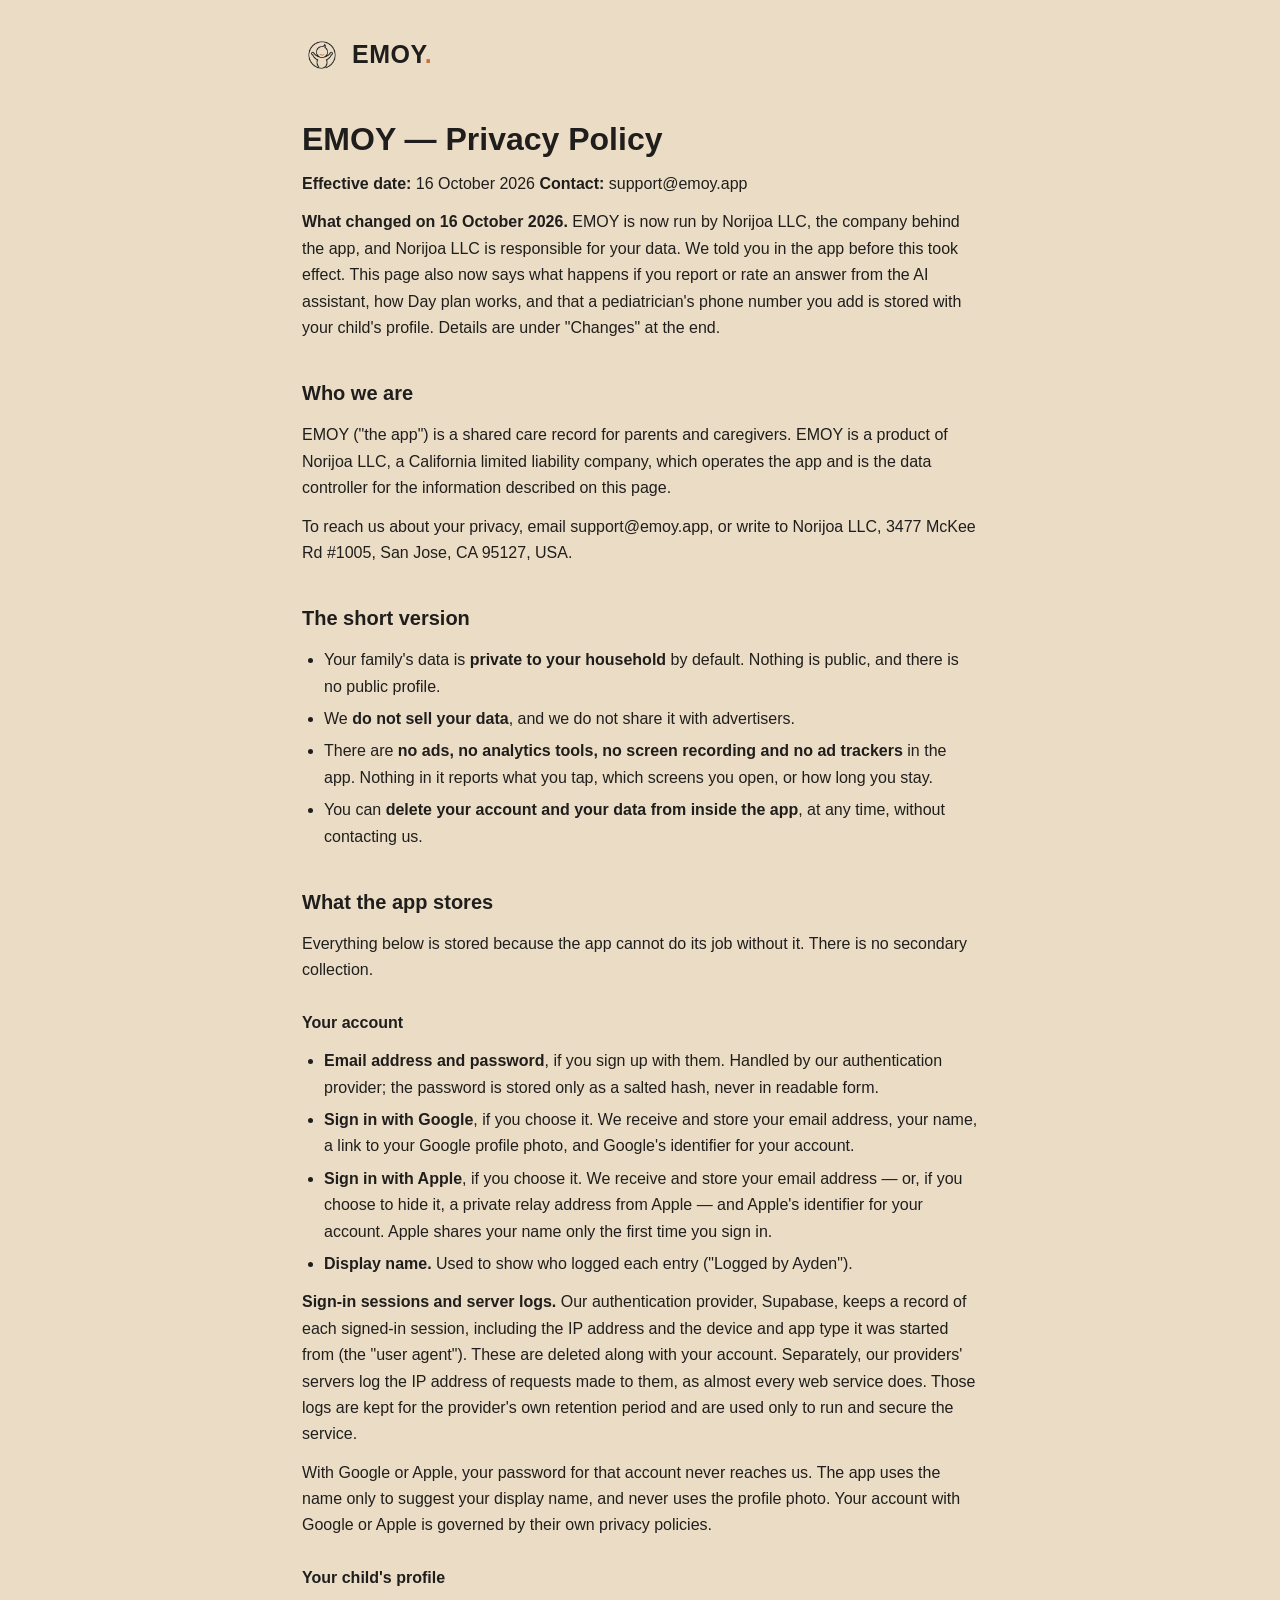
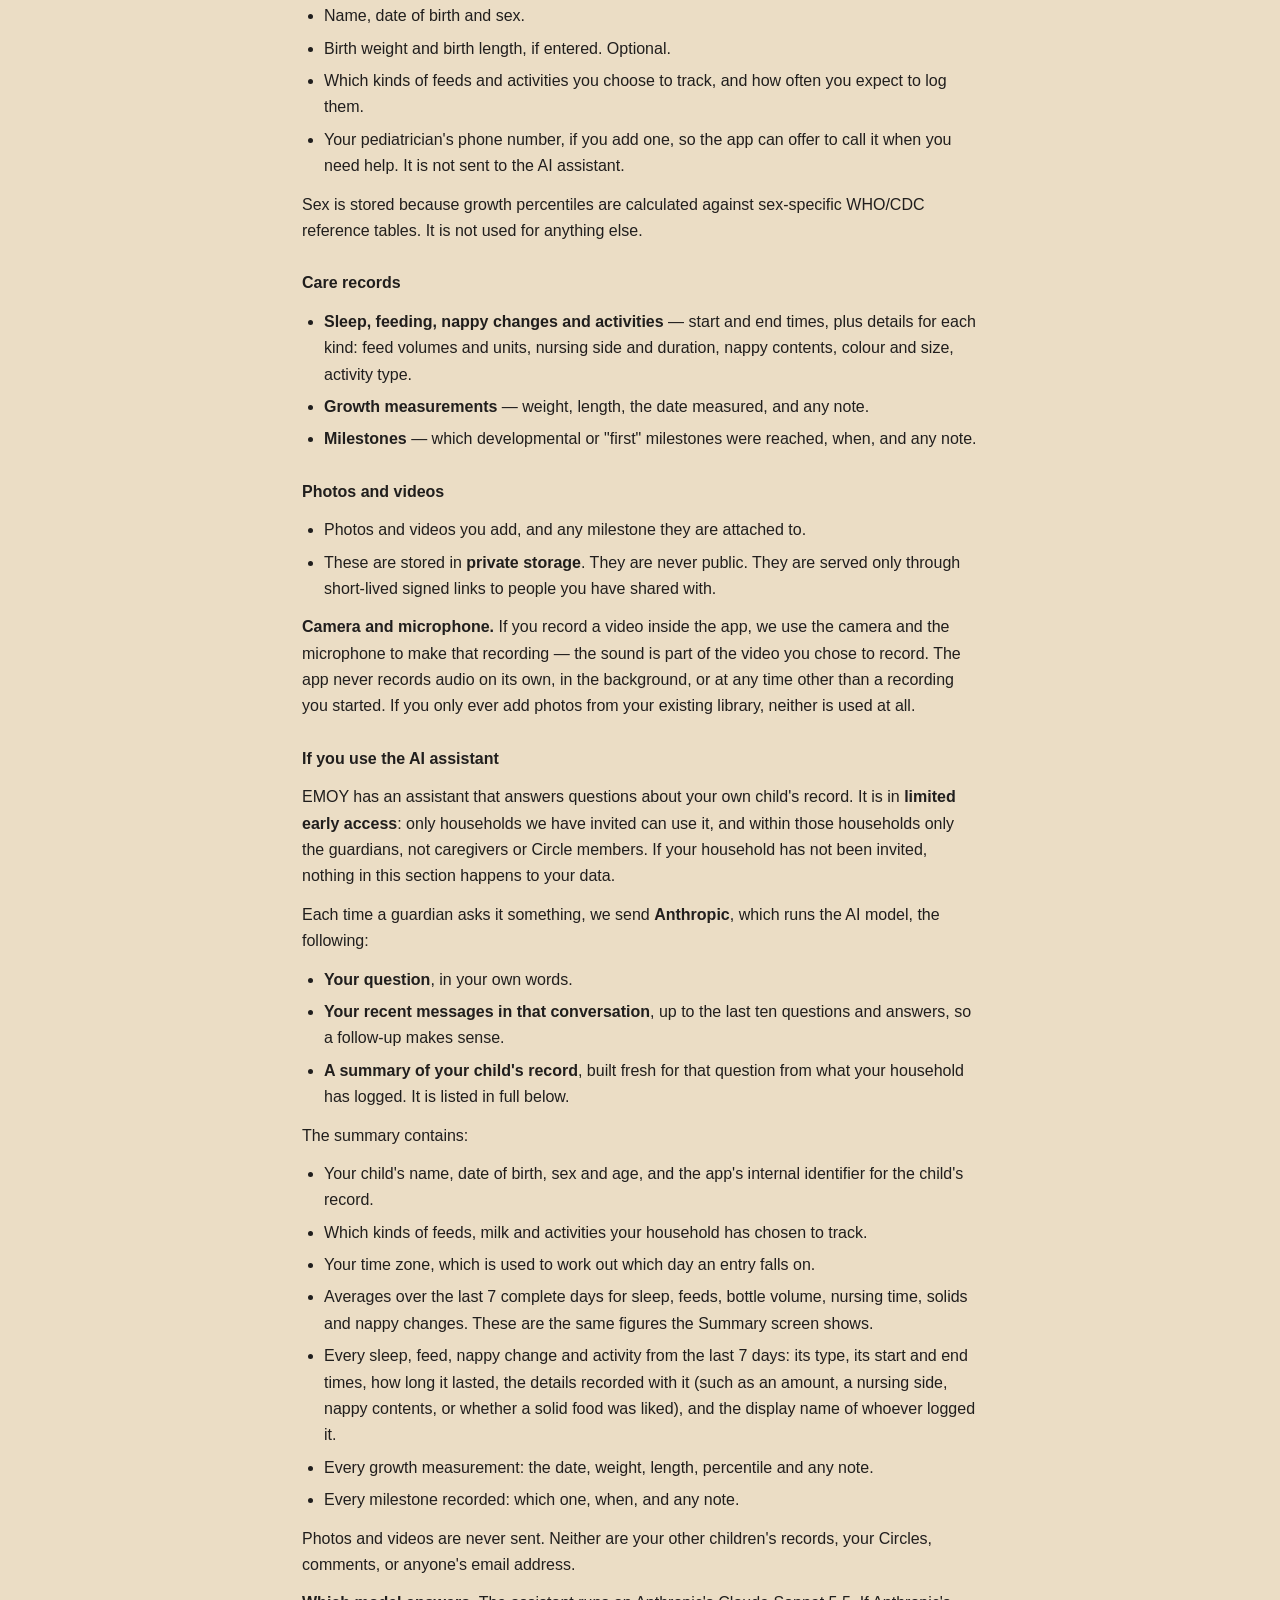
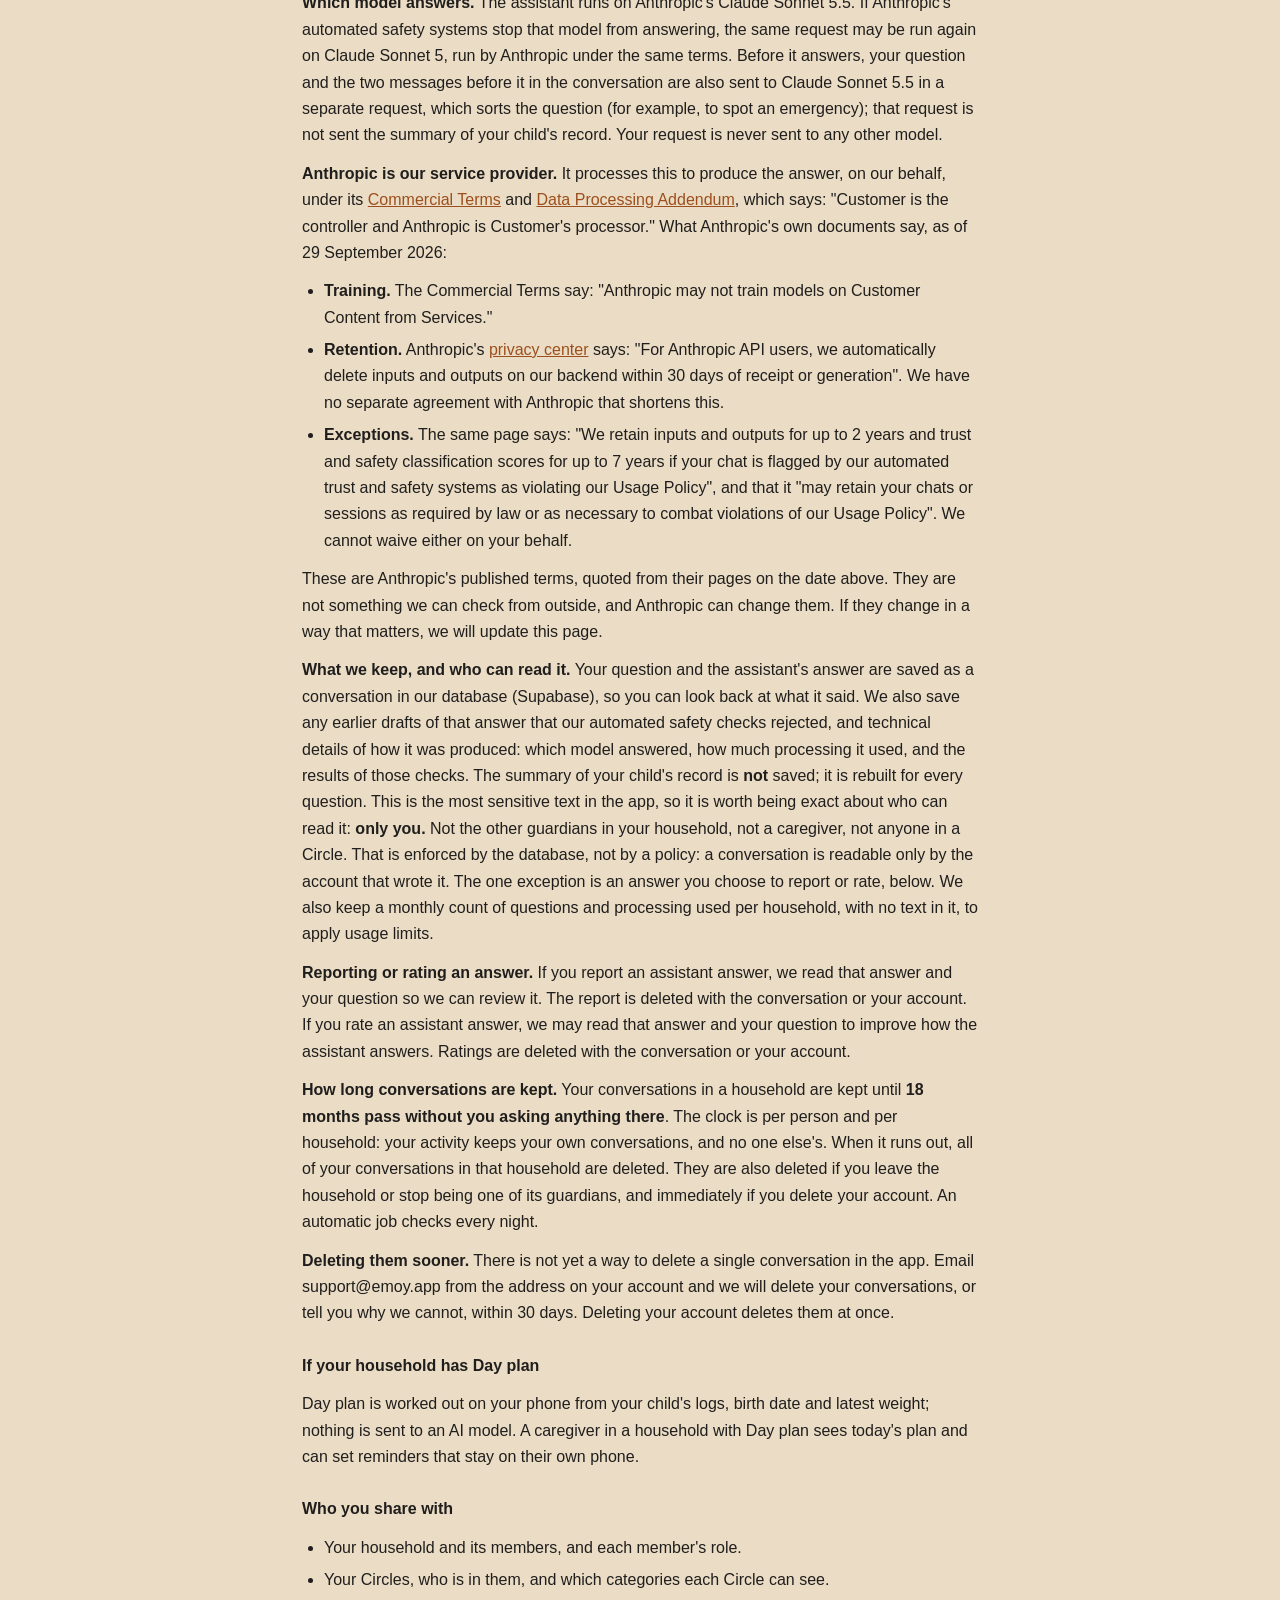
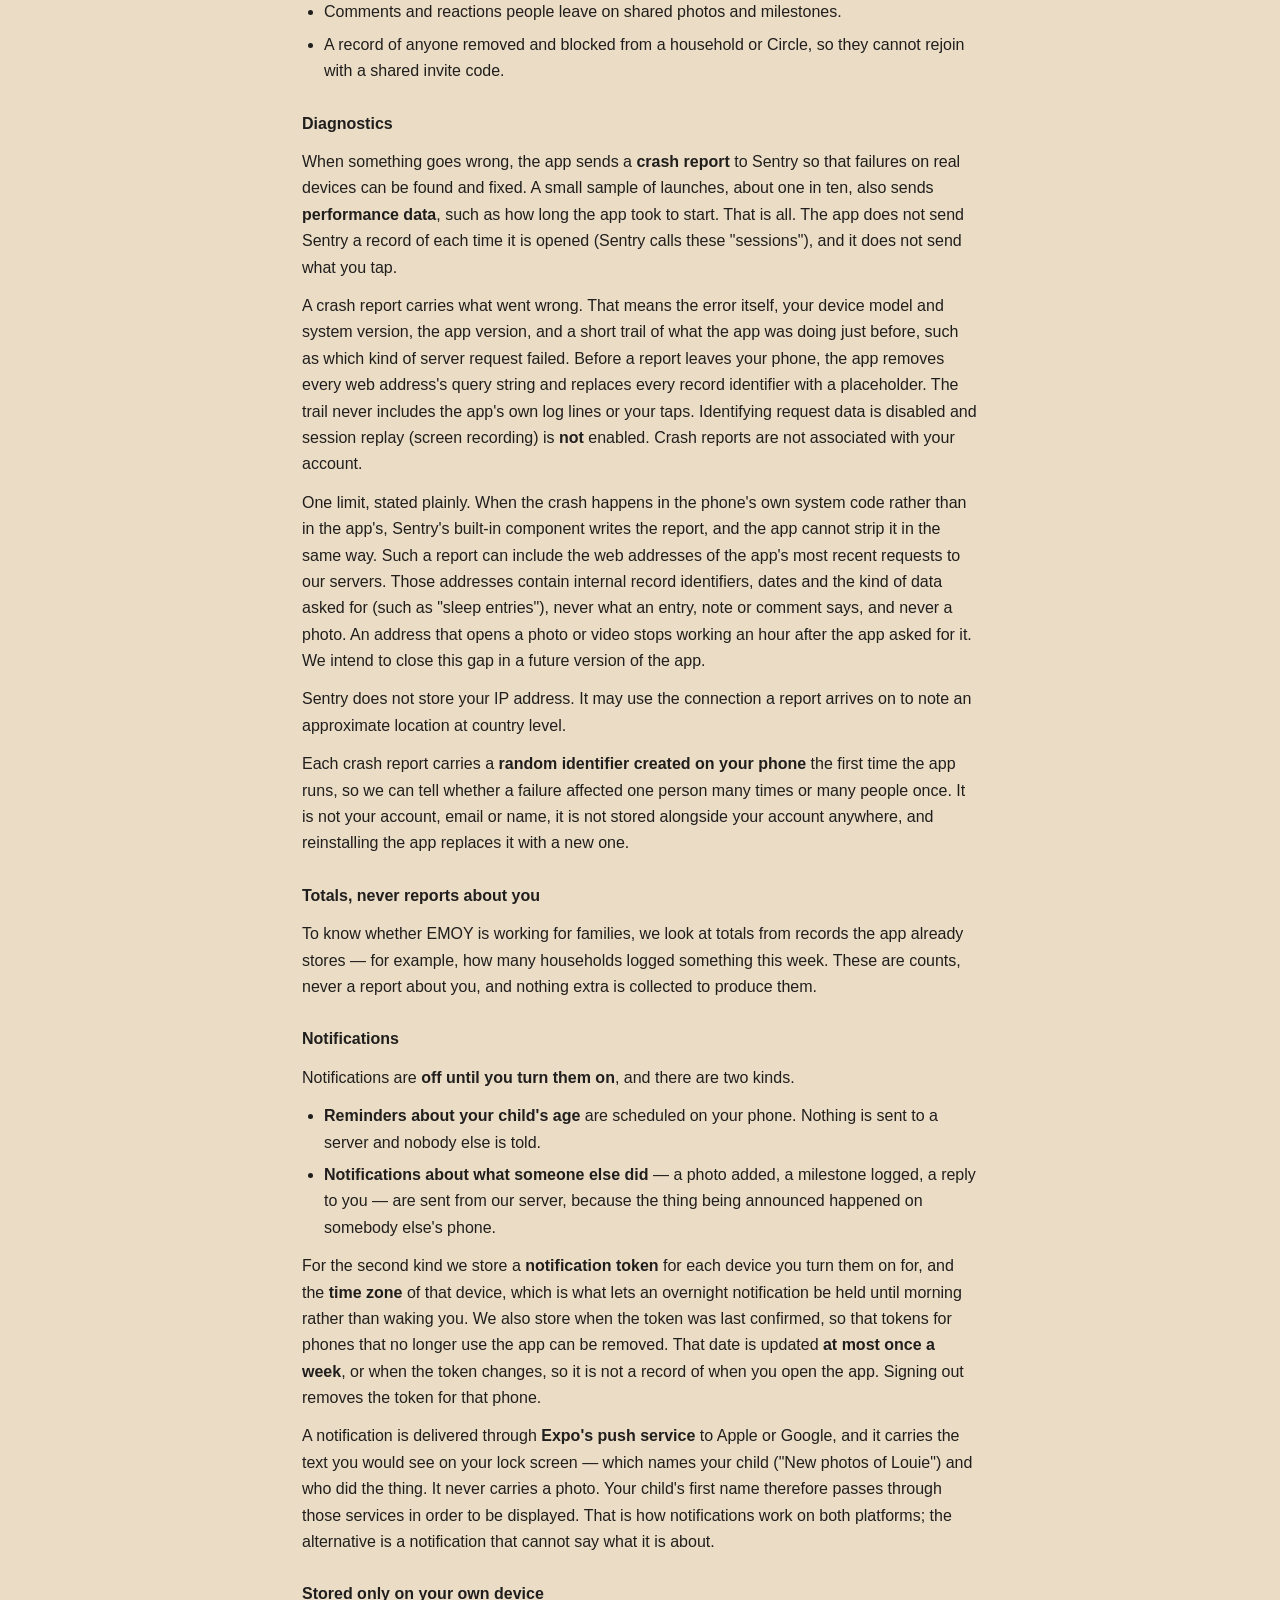
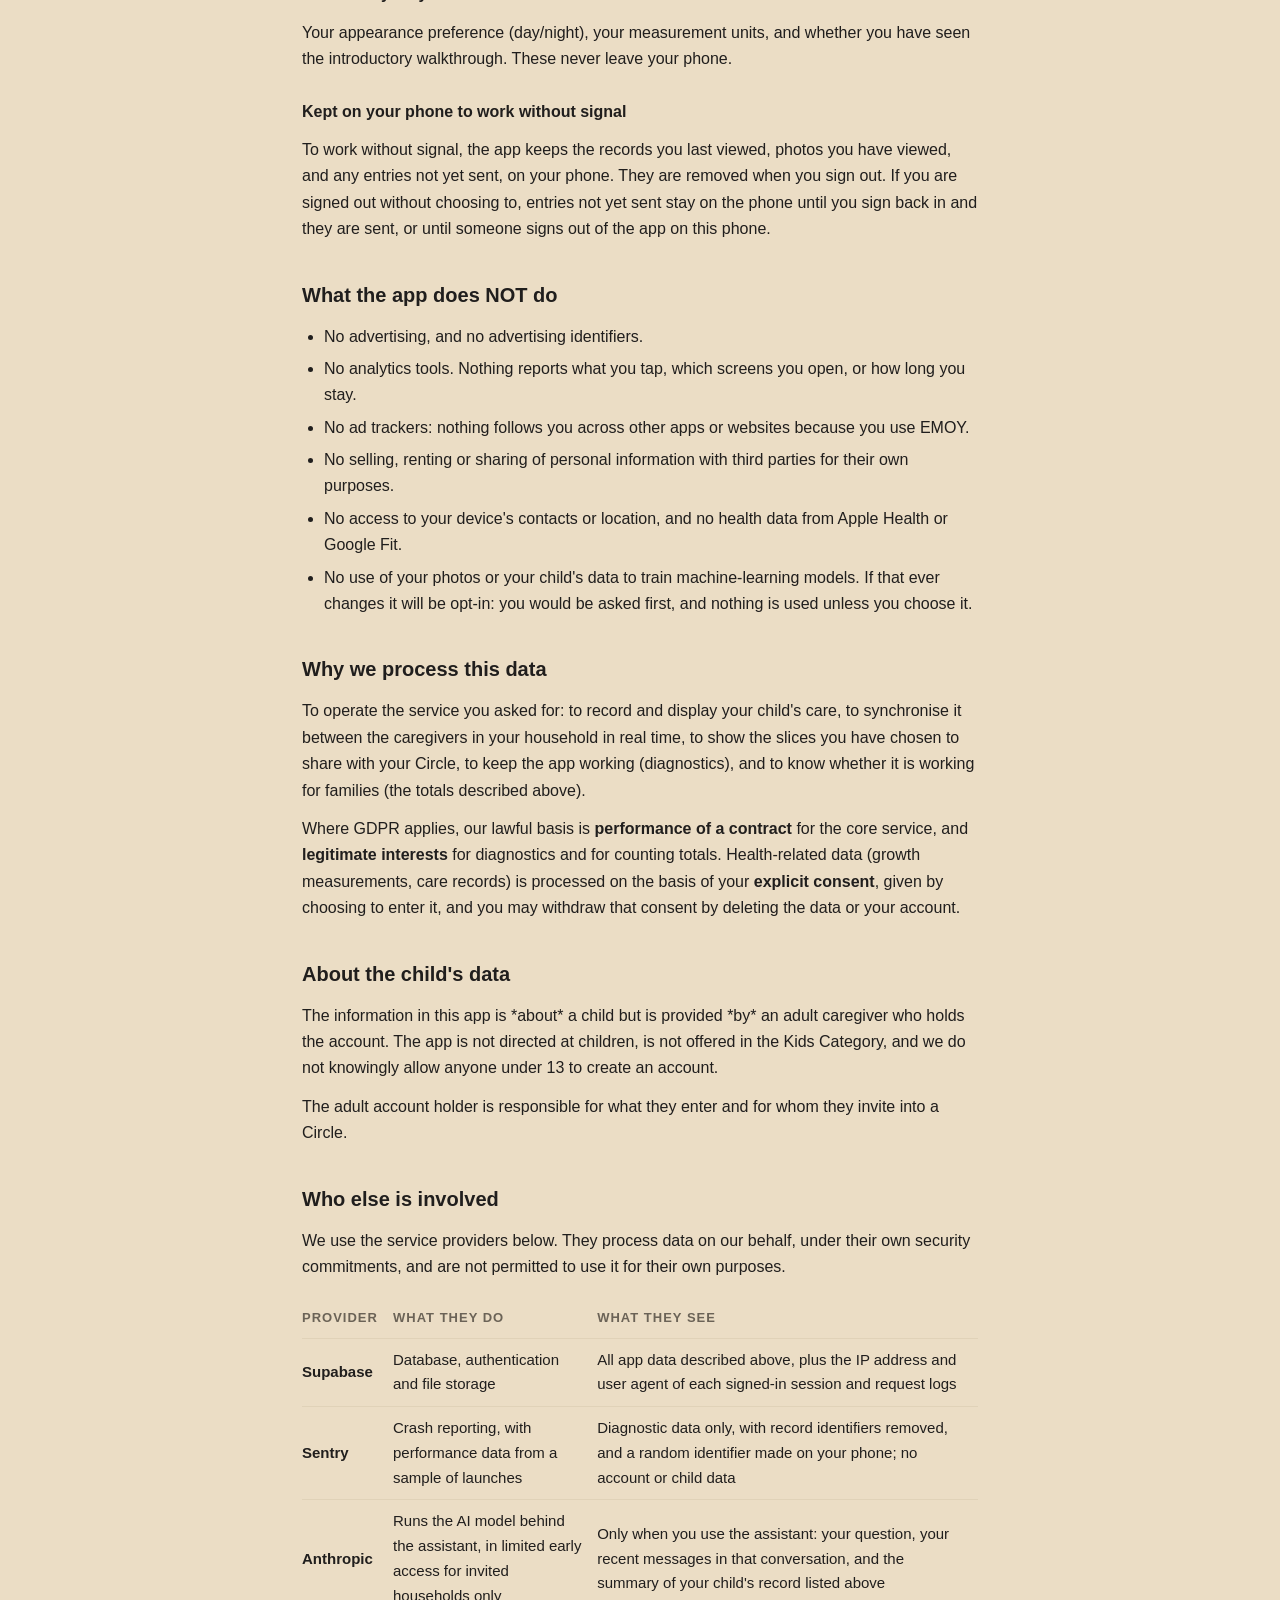
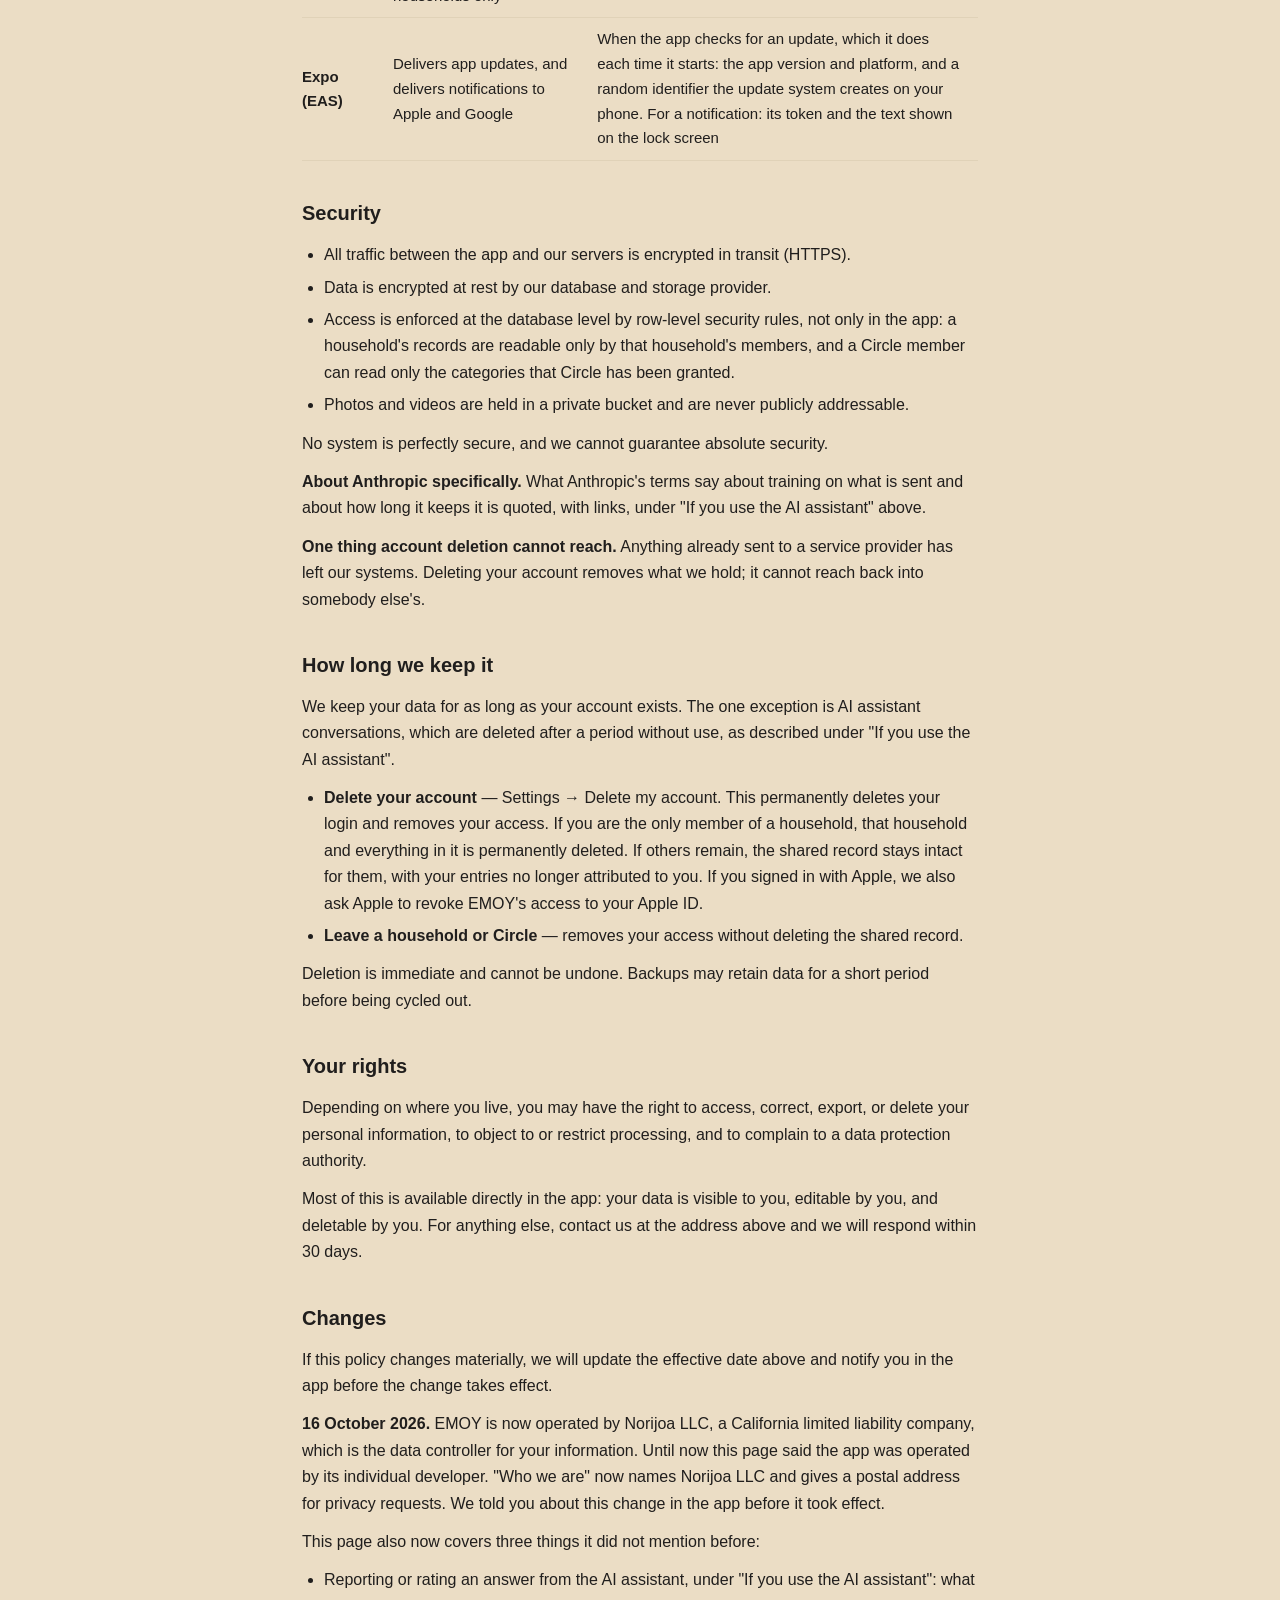
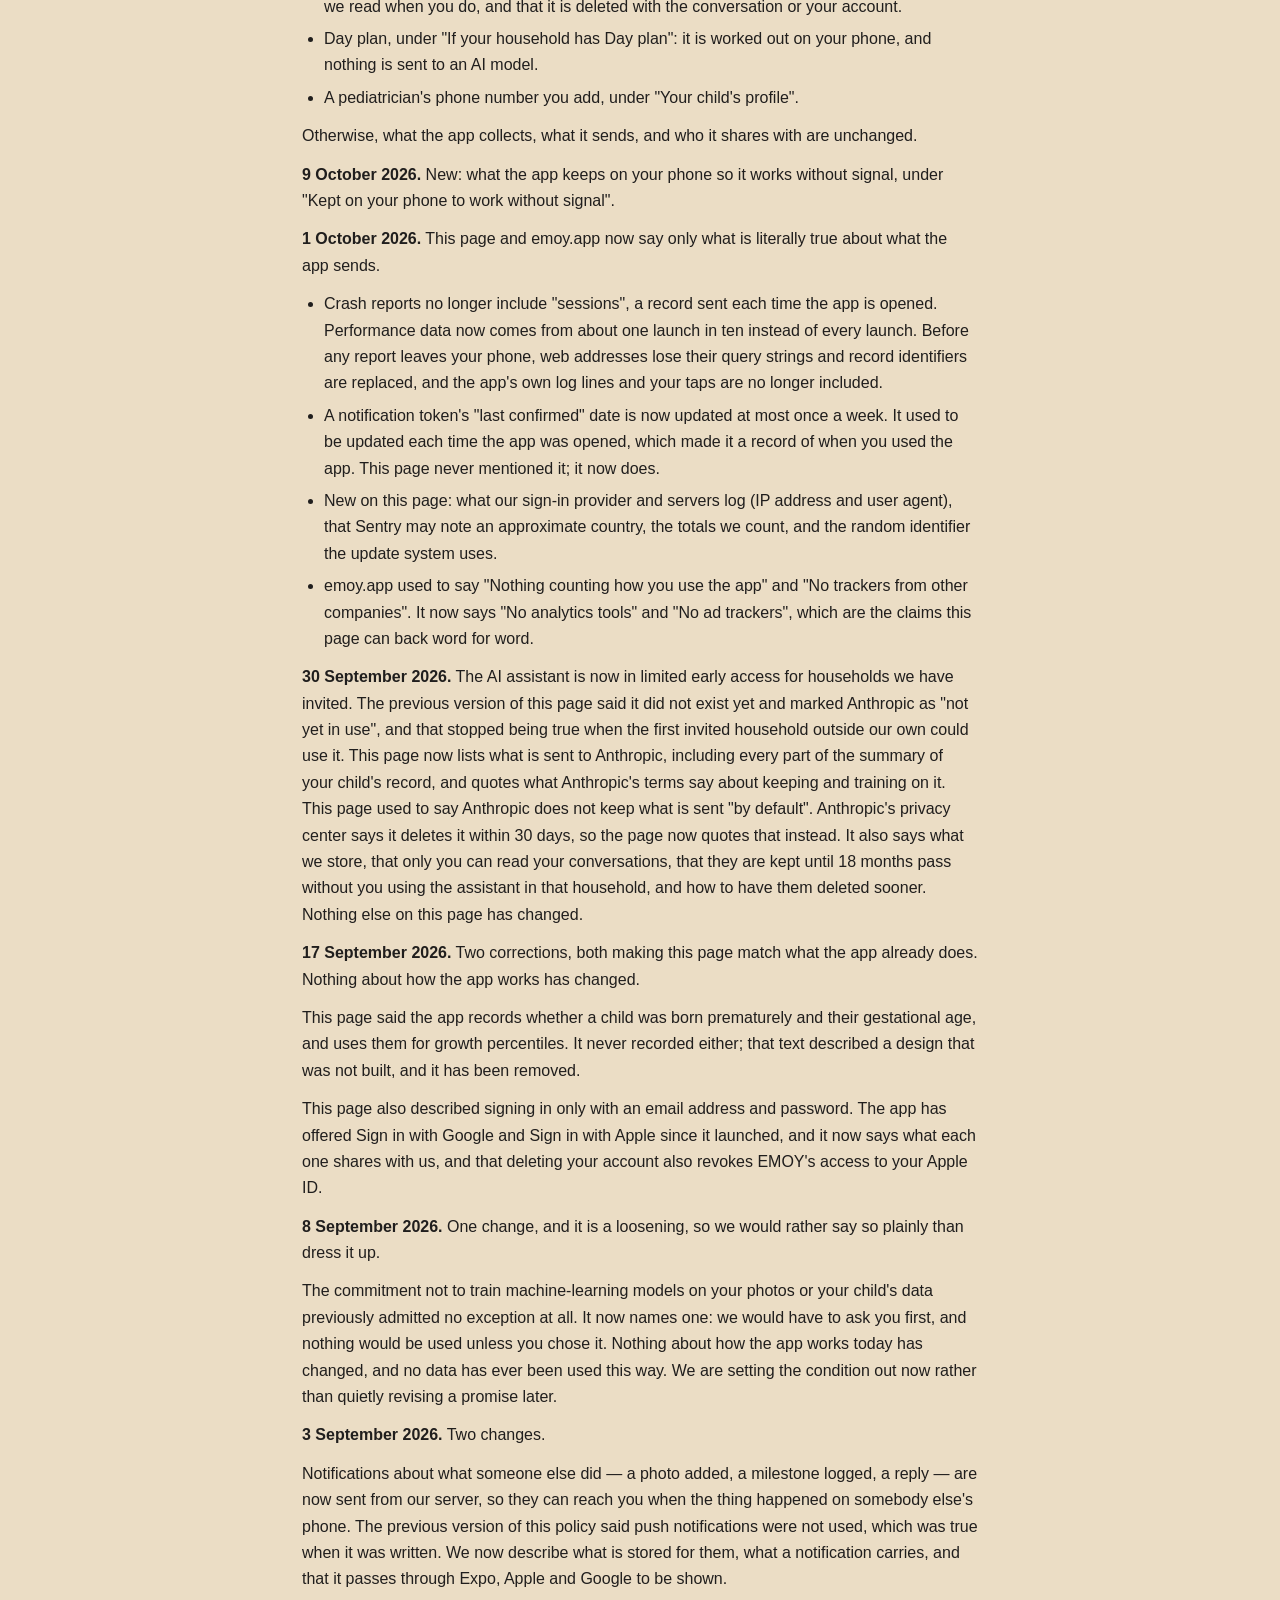
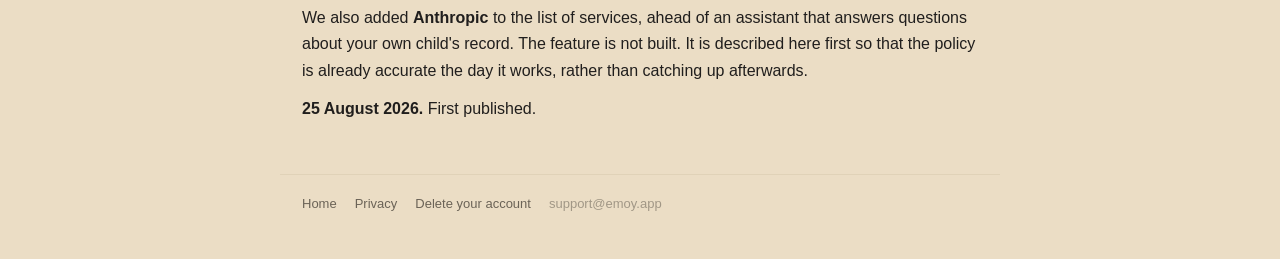
<file: privacy.html>
<!doctype html>
<html lang="en">
<head>
<meta charset="utf-8">
<meta name="viewport" content="width=device-width, initial-scale=1">
<title>Privacy Policy · EMOY</title>
<link rel="stylesheet" href="style.css">
<link rel="icon" href="icon.png">
</head>
<body>
<header>
  <a class="brand" href="/">
    <picture>
      <source srcset="mark-night.png" media="(prefers-color-scheme: dark)">
      <img src="mark.png" alt="" width="34" height="34">
    </picture>
    <span class="wordmark">EMOY<span class="dot">.</span></span>
  </a>
</header>
<main>
<h1>EMOY — Privacy Policy</h1>
<p><strong>Effective date:</strong> 16 October 2026 <strong>Contact:</strong> support@emoy.app</p>
<p><strong>What changed on 16 October 2026.</strong> EMOY is now run by Norijoa LLC, the company behind the app, and Norijoa LLC is responsible for your data. We told you in the app before this took effect. This page also now says what happens if you report or rate an answer from the AI assistant, how Day plan works, and that a pediatrician's phone number you add is stored with your child's profile. Details are under "Changes" at the end.</p>
<h2>Who we are</h2>
<p>EMOY ("the app") is a shared care record for parents and caregivers. EMOY is a product of Norijoa LLC, a California limited liability company, which operates the app and is the data controller for the information described on this page.</p>
<p>To reach us about your privacy, email support@emoy.app, or write to Norijoa LLC, 3477 McKee Rd #1005, San Jose, CA 95127, USA.</p>
<h2>The short version</h2>
<ul><li>Your family's data is <strong>private to your household</strong> by default. Nothing is public, and there is no public profile.</li><li>We <strong>do not sell your data</strong>, and we do not share it with advertisers.</li><li>There are <strong>no ads, no analytics tools, no screen recording and no ad trackers</strong> in the app. Nothing in it reports what you tap, which screens you open, or how long you stay.</li><li>You can <strong>delete your account and your data from inside the app</strong>, at any time, without contacting us.</li></ul>
<h2>What the app stores</h2>
<p>Everything below is stored because the app cannot do its job without it. There is no secondary collection.</p>
<h3>Your account</h3>
<ul><li><strong>Email address and password</strong>, if you sign up with them. Handled by our authentication provider; the password is stored only as a salted hash, never in readable form.</li><li><strong>Sign in with Google</strong>, if you choose it. We receive and store your email address, your name, a link to your Google profile photo, and Google's identifier for your account.</li><li><strong>Sign in with Apple</strong>, if you choose it. We receive and store your email address — or, if you choose to hide it, a private relay address from Apple — and Apple's identifier for your account. Apple shares your name only the first time you sign in.</li><li><strong>Display name.</strong> Used to show who logged each entry ("Logged by Ayden").</li></ul>
<p><strong>Sign-in sessions and server logs.</strong> Our authentication provider, Supabase, keeps a record of each signed-in session, including the IP address and the device and app type it was started from (the "user agent"). These are deleted along with your account. Separately, our providers' servers log the IP address of requests made to them, as almost every web service does. Those logs are kept for the provider's own retention period and are used only to run and secure the service.</p>
<p>With Google or Apple, your password for that account never reaches us. The app uses the name only to suggest your display name, and never uses the profile photo. Your account with Google or Apple is governed by their own privacy policies.</p>
<h3>Your child's profile</h3>
<ul><li>Name, date of birth and sex.</li><li>Birth weight and birth length, if entered. Optional.</li><li>Which kinds of feeds and activities you choose to track, and how often you expect to log them.</li><li>Your pediatrician's phone number, if you add one, so the app can offer to call it when you need help. It is not sent to the AI assistant.</li></ul>
<p>Sex is stored because growth percentiles are calculated against sex-specific WHO/CDC reference tables. It is not used for anything else.</p>
<h3>Care records</h3>
<ul><li><strong>Sleep, feeding, nappy changes and activities</strong> — start and end times, plus details for each kind: feed volumes and units, nursing side and duration, nappy contents, colour and size, activity type.</li><li><strong>Growth measurements</strong> — weight, length, the date measured, and any note.</li><li><strong>Milestones</strong> — which developmental or "first" milestones were reached, when, and any note.</li></ul>
<h3>Photos and videos</h3>
<ul><li>Photos and videos you add, and any milestone they are attached to.</li><li>These are stored in <strong>private storage</strong>. They are never public. They are served only through short-lived signed links to people you have shared with.</li></ul>
<p><strong>Camera and microphone.</strong> If you record a video inside the app, we use the camera and the microphone to make that recording — the sound is part of the video you chose to record. The app never records audio on its own, in the background, or at any time other than a recording you started. If you only ever add photos from your existing library, neither is used at all.</p>
<h3>If you use the AI assistant</h3>
<p>EMOY has an assistant that answers questions about your own child's record. It is in <strong>limited early access</strong>: only households we have invited can use it, and within those households only the guardians, not caregivers or Circle members. If your household has not been invited, nothing in this section happens to your data.</p>
<p>Each time a guardian asks it something, we send <strong>Anthropic</strong>, which runs the AI model, the following:</p>
<ul><li><strong>Your question</strong>, in your own words.</li><li><strong>Your recent messages in that conversation</strong>, up to the last ten questions and answers, so a follow-up makes sense.</li><li><strong>A summary of your child's record</strong>, built fresh for that question from what your household has logged. It is listed in full below.</li></ul>
<p>The summary contains:</p>
<ul><li>Your child's name, date of birth, sex and age, and the app's internal identifier for the child's record.</li><li>Which kinds of feeds, milk and activities your household has chosen to track.</li><li>Your time zone, which is used to work out which day an entry falls on.</li><li>Averages over the last 7 complete days for sleep, feeds, bottle volume, nursing time, solids and nappy changes. These are the same figures the Summary screen shows.</li><li>Every sleep, feed, nappy change and activity from the last 7 days: its type, its start and end times, how long it lasted, the details recorded with it (such as an amount, a nursing side, nappy contents, or whether a solid food was liked), and the display name of whoever logged it.</li><li>Every growth measurement: the date, weight, length, percentile and any note.</li><li>Every milestone recorded: which one, when, and any note.</li></ul>
<p>Photos and videos are never sent. Neither are your other children's records, your Circles, comments, or anyone's email address.</p>
<p><strong>Which model answers.</strong> The assistant runs on Anthropic's Claude Sonnet 5.5. If Anthropic's automated safety systems stop that model from answering, the same request may be run again on Claude Sonnet 5, run by Anthropic under the same terms. Before it answers, your question and the two messages before it in the conversation are also sent to Claude Sonnet 5.5 in a separate request, which sorts the question (for example, to spot an emergency); that request is not sent the summary of your child's record. Your request is never sent to any other model.</p>
<p><strong>Anthropic is our service provider.</strong> It processes this to produce the answer, on our behalf, under its <a href="https://www.anthropic.com/legal/commercial-terms">Commercial Terms</a> and <a href="https://www.anthropic.com/legal/data-processing-addendum">Data Processing Addendum</a>, which says: "Customer is the controller and Anthropic is Customer's processor." What Anthropic's own documents say, as of 29 September 2026:</p>
<ul><li><strong>Training.</strong> The Commercial Terms say: "Anthropic may not train models on Customer Content from Services."</li><li><strong>Retention.</strong> Anthropic's <a href="https://privacy.claude.com/en/articles/7996866-how-long-do-you-store-my-organization-s-data">privacy center</a> says: "For Anthropic API users, we automatically delete inputs and outputs on our backend within 30 days of receipt or generation". We have no separate agreement with Anthropic that shortens this.</li><li><strong>Exceptions.</strong> The same page says: "We retain inputs and outputs for up to 2 years and trust and safety classification scores for up to 7 years if your chat is flagged by our automated trust and safety systems as violating our Usage Policy", and that it "may retain your chats or sessions as required by law or as necessary to combat violations of our Usage Policy". We cannot waive either on your behalf.</li></ul>
<p>These are Anthropic's published terms, quoted from their pages on the date above. They are not something we can check from outside, and Anthropic can change them. If they change in a way that matters, we will update this page.</p>
<p><strong>What we keep, and who can read it.</strong> Your question and the assistant's answer are saved as a conversation in our database (Supabase), so you can look back at what it said. We also save any earlier drafts of that answer that our automated safety checks rejected, and technical details of how it was produced: which model answered, how much processing it used, and the results of those checks. The summary of your child's record is <strong>not</strong> saved; it is rebuilt for every question. This is the most sensitive text in the app, so it is worth being exact about who can read it: <strong>only you.</strong> Not the other guardians in your household, not a caregiver, not anyone in a Circle. That is enforced by the database, not by a policy: a conversation is readable only by the account that wrote it. The one exception is an answer you choose to report or rate, below. We also keep a monthly count of questions and processing used per household, with no text in it, to apply usage limits.</p>
<p><strong>Reporting or rating an answer.</strong> If you report an assistant answer, we read that answer and your question so we can review it. The report is deleted with the conversation or your account. If you rate an assistant answer, we may read that answer and your question to improve how the assistant answers. Ratings are deleted with the conversation or your account.</p>
<p><strong>How long conversations are kept.</strong> Your conversations in a household are kept until <strong>18 months pass without you asking anything there</strong>. The clock is per person and per household: your activity keeps your own conversations, and no one else's. When it runs out, all of your conversations in that household are deleted. They are also deleted if you leave the household or stop being one of its guardians, and immediately if you delete your account. An automatic job checks every night.</p>
<p><strong>Deleting them sooner.</strong> There is not yet a way to delete a single conversation in the app. Email support@emoy.app from the address on your account and we will delete your conversations, or tell you why we cannot, within 30 days. Deleting your account deletes them at once.</p>
<h3>If your household has Day plan</h3>
<p>Day plan is worked out on your phone from your child's logs, birth date and latest weight; nothing is sent to an AI model. A caregiver in a household with Day plan sees today's plan and can set reminders that stay on their own phone.</p>
<h3>Who you share with</h3>
<ul><li>Your household and its members, and each member's role.</li><li>Your Circles, who is in them, and which categories each Circle can see.</li><li>Comments and reactions people leave on shared photos and milestones.</li><li>A record of anyone removed and blocked from a household or Circle, so they cannot rejoin with a shared invite code.</li></ul>
<h3>Diagnostics</h3>
<p>When something goes wrong, the app sends a <strong>crash report</strong> to Sentry so that failures on real devices can be found and fixed. A small sample of launches, about one in ten, also sends <strong>performance data</strong>, such as how long the app took to start. That is all. The app does not send Sentry a record of each time it is opened (Sentry calls these "sessions"), and it does not send what you tap.</p>
<p>A crash report carries what went wrong. That means the error itself, your device model and system version, the app version, and a short trail of what the app was doing just before, such as which kind of server request failed. Before a report leaves your phone, the app removes every web address's query string and replaces every record identifier with a placeholder. The trail never includes the app's own log lines or your taps. Identifying request data is disabled and session replay (screen recording) is <strong>not</strong> enabled. Crash reports are not associated with your account.</p>
<p>One limit, stated plainly. When the crash happens in the phone's own system code rather than in the app's, Sentry's built-in component writes the report, and the app cannot strip it in the same way. Such a report can include the web addresses of the app's most recent requests to our servers. Those addresses contain internal record identifiers, dates and the kind of data asked for (such as "sleep entries"), never what an entry, note or comment says, and never a photo. An address that opens a photo or video stops working an hour after the app asked for it. We intend to close this gap in a future version of the app.</p>
<p>Sentry does not store your IP address. It may use the connection a report arrives on to note an approximate location at country level.</p>
<p>Each crash report carries a <strong>random identifier created on your phone</strong> the first time the app runs, so we can tell whether a failure affected one person many times or many people once. It is not your account, email or name, it is not stored alongside your account anywhere, and reinstalling the app replaces it with a new one.</p>
<h3>Totals, never reports about you</h3>
<p>To know whether EMOY is working for families, we look at totals from records the app already stores — for example, how many households logged something this week. These are counts, never a report about you, and nothing extra is collected to produce them.</p>
<h3>Notifications</h3>
<p>Notifications are <strong>off until you turn them on</strong>, and there are two kinds.</p>
<ul><li><strong>Reminders about your child's age</strong> are scheduled on your phone. Nothing is sent to a server and nobody else is told.</li><li><strong>Notifications about what someone else did</strong> — a photo added, a milestone logged, a reply to you — are sent from our server, because the thing being announced happened on somebody else's phone.</li></ul>
<p>For the second kind we store a <strong>notification token</strong> for each device you turn them on for, and the <strong>time zone</strong> of that device, which is what lets an overnight notification be held until morning rather than waking you. We also store when the token was last confirmed, so that tokens for phones that no longer use the app can be removed. That date is updated <strong>at most once a week</strong>, or when the token changes, so it is not a record of when you open the app. Signing out removes the token for that phone.</p>
<p>A notification is delivered through <strong>Expo's push service</strong> to Apple or Google, and it carries the text you would see on your lock screen — which names your child ("New photos of Louie") and who did the thing. It never carries a photo. Your child's first name therefore passes through those services in order to be displayed. That is how notifications work on both platforms; the alternative is a notification that cannot say what it is about.</p>
<h3>Stored only on your own device</h3>
<p>Your appearance preference (day/night), your measurement units, and whether you have seen the introductory walkthrough. These never leave your phone.</p>
<h3>Kept on your phone to work without signal</h3>
<p>To work without signal, the app keeps the records you last viewed, photos you have viewed, and any entries not yet sent, on your phone. They are removed when you sign out. If you are signed out without choosing to, entries not yet sent stay on the phone until you sign back in and they are sent, or until someone signs out of the app on this phone.</p>
<h2>What the app does NOT do</h2>
<ul><li>No advertising, and no advertising identifiers.</li><li>No analytics tools. Nothing reports what you tap, which screens you open, or how long you stay.</li><li>No ad trackers: nothing follows you across other apps or websites because you use EMOY.</li><li>No selling, renting or sharing of personal information with third parties for their own purposes.</li><li>No access to your device's contacts or location, and no health data from Apple Health or Google Fit.</li><li>No use of your photos or your child's data to train machine-learning models. If that ever changes it will be opt-in: you would be asked first, and nothing is used unless you choose it.</li></ul>
<h2>Why we process this data</h2>
<p>To operate the service you asked for: to record and display your child's care, to synchronise it between the caregivers in your household in real time, to show the slices you have chosen to share with your Circle, to keep the app working (diagnostics), and to know whether it is working for families (the totals described above).</p>
<p>Where GDPR applies, our lawful basis is <strong>performance of a contract</strong> for the core service, and <strong>legitimate interests</strong> for diagnostics and for counting totals. Health-related data (growth measurements, care records) is processed on the basis of your <strong>explicit consent</strong>, given by choosing to enter it, and you may withdraw that consent by deleting the data or your account.</p>
<h2>About the child's data</h2>
<p>The information in this app is *about* a child but is provided *by* an adult caregiver who holds the account. The app is not directed at children, is not offered in the Kids Category, and we do not knowingly allow anyone under 13 to create an account.</p>
<p>The adult account holder is responsible for what they enter and for whom they invite into a Circle.</p>
<h2>Who else is involved</h2>
<p>We use the service providers below. They process data on our behalf, under their own security commitments, and are not permitted to use it for their own purposes.</p>
<table><thead><tr><th>Provider</th><th>What they do</th><th>What they see</th></tr></thead><tbody><tr><td><strong>Supabase</strong></td><td>Database, authentication and file storage</td><td>All app data described above, plus the IP address and user agent of each signed-in session and request logs</td></tr><tr><td><strong>Sentry</strong></td><td>Crash reporting, with performance data from a sample of launches</td><td>Diagnostic data only, with record identifiers removed, and a random identifier made on your phone; no account or child data</td></tr><tr><td><strong>Anthropic</strong></td><td>Runs the AI model behind the assistant, in limited early access for invited households only</td><td>Only when you use the assistant: your question, your recent messages in that conversation, and the summary of your child's record listed above</td></tr><tr><td><strong>Expo (EAS)</strong></td><td>Delivers app updates, and delivers notifications to Apple and Google</td><td>When the app checks for an update, which it does each time it starts: the app version and platform, and a random identifier the update system creates on your phone. For a notification: its token and the text shown on the lock screen</td></tr></tbody></table>
<h2>Security</h2>
<ul><li>All traffic between the app and our servers is encrypted in transit (HTTPS).</li><li>Data is encrypted at rest by our database and storage provider.</li><li>Access is enforced at the database level by row-level security rules, not only in the app: a household's records are readable only by that household's members, and a Circle member can read only the categories that Circle has been granted.</li><li>Photos and videos are held in a private bucket and are never publicly addressable.</li></ul>
<p>No system is perfectly secure, and we cannot guarantee absolute security.</p>
<p><strong>About Anthropic specifically.</strong> What Anthropic's terms say about training on what is sent and about how long it keeps it is quoted, with links, under "If you use the AI assistant" above.</p>
<p><strong>One thing account deletion cannot reach.</strong> Anything already sent to a service provider has left our systems. Deleting your account removes what we hold; it cannot reach back into somebody else's.</p>
<h2>How long we keep it</h2>
<p>We keep your data for as long as your account exists. The one exception is AI assistant conversations, which are deleted after a period without use, as described under "If you use the AI assistant".</p>
<ul><li><strong>Delete your account</strong> — Settings → Delete my account. This permanently deletes your login and removes your access. If you are the only member of a household, that household and everything in it is permanently deleted. If others remain, the shared record stays intact for them, with your entries no longer attributed to you. If you signed in with Apple, we also ask Apple to revoke EMOY's access to your Apple ID.</li><li><strong>Leave a household or Circle</strong> — removes your access without deleting the shared record.</li></ul>
<p>Deletion is immediate and cannot be undone. Backups may retain data for a short period before being cycled out.</p>
<h2>Your rights</h2>
<p>Depending on where you live, you may have the right to access, correct, export, or delete your personal information, to object to or restrict processing, and to complain to a data protection authority.</p>
<p>Most of this is available directly in the app: your data is visible to you, editable by you, and deletable by you. For anything else, contact us at the address above and we will respond within 30 days.</p>
<h2>Changes</h2>
<p>If this policy changes materially, we will update the effective date above and notify you in the app before the change takes effect.</p>
<p><strong>16 October 2026.</strong> EMOY is now operated by Norijoa LLC, a California limited liability company, which is the data controller for your information. Until now this page said the app was operated by its individual developer. "Who we are" now names Norijoa LLC and gives a postal address for privacy requests. We told you about this change in the app before it took effect.</p>
<p>This page also now covers three things it did not mention before:</p>
<ul><li>Reporting or rating an answer from the AI assistant, under "If you use the AI assistant": what we read when you do, and that it is deleted with the conversation or your account.</li><li>Day plan, under "If your household has Day plan": it is worked out on your phone, and nothing is sent to an AI model.</li><li>A pediatrician's phone number you add, under "Your child's profile".</li></ul>
<p>Otherwise, what the app collects, what it sends, and who it shares with are unchanged.</p>
<p><strong>9 October 2026.</strong> New: what the app keeps on your phone so it works without signal, under "Kept on your phone to work without signal".</p>
<p><strong>1 October 2026.</strong> This page and emoy.app now say only what is literally true about what the app sends.</p>
<ul><li>Crash reports no longer include "sessions", a record sent each time the app is opened. Performance data now comes from about one launch in ten instead of every launch. Before any report leaves your phone, web addresses lose their query strings and record identifiers are replaced, and the app's own log lines and your taps are no longer included.</li><li>A notification token's "last confirmed" date is now updated at most once a week. It used to be updated each time the app was opened, which made it a record of when you used the app. This page never mentioned it; it now does.</li><li>New on this page: what our sign-in provider and servers log (IP address and user agent), that Sentry may note an approximate country, the totals we count, and the random identifier the update system uses.</li><li>emoy.app used to say "Nothing counting how you use the app" and "No trackers from other companies". It now says "No analytics tools" and "No ad trackers", which are the claims this page can back word for word.</li></ul>
<p><strong>30 September 2026.</strong> The AI assistant is now in limited early access for households we have invited. The previous version of this page said it did not exist yet and marked Anthropic as "not yet in use", and that stopped being true when the first invited household outside our own could use it. This page now lists what is sent to Anthropic, including every part of the summary of your child's record, and quotes what Anthropic's terms say about keeping and training on it. This page used to say Anthropic does not keep what is sent "by default". Anthropic's privacy center says it deletes it within 30 days, so the page now quotes that instead. It also says what we store, that only you can read your conversations, that they are kept until 18 months pass without you using the assistant in that household, and how to have them deleted sooner. Nothing else on this page has changed.</p>
<p><strong>17 September 2026.</strong> Two corrections, both making this page match what the app already does. Nothing about how the app works has changed.</p>
<p>This page said the app records whether a child was born prematurely and their gestational age, and uses them for growth percentiles. It never recorded either; that text described a design that was not built, and it has been removed.</p>
<p>This page also described signing in only with an email address and password. The app has offered Sign in with Google and Sign in with Apple since it launched, and it now says what each one shares with us, and that deleting your account also revokes EMOY's access to your Apple ID.</p>
<p><strong>8 September 2026.</strong> One change, and it is a loosening, so we would rather say so plainly than dress it up.</p>
<p>The commitment not to train machine-learning models on your photos or your child's data previously admitted no exception at all. It now names one: we would have to ask you first, and nothing would be used unless you chose it. Nothing about how the app works today has changed, and no data has ever been used this way. We are setting the condition out now rather than quietly revising a promise later.</p>
<p><strong>3 September 2026.</strong> Two changes.</p>
<p>Notifications about what someone else did — a photo added, a milestone logged, a reply — are now sent from our server, so they can reach you when the thing happened on somebody else's phone. The previous version of this policy said push notifications were not used, which was true when it was written. We now describe what is stored for them, what a notification carries, and that it passes through Expo, Apple and Google to be shown.</p>
<p>We also added <strong>Anthropic</strong> to the list of services, ahead of an assistant that answers questions about your own child's record. The feature is not built. It is described here first so that the policy is already accurate the day it works, rather than catching up afterwards.</p>
<p><strong>25 August 2026.</strong> First published.</p>
</main>
<footer>
  <a href="/">Home</a>
  <a href="/privacy">Privacy</a>
  <a href="/delete-account">Delete your account</a>
  <span>support@emoy.app</span>
</footer>
</body>
</html>
</file>
<file: style.css>
/* EMOY legal pages. Same Organic palette as the app (src/lib/theme.ts) so the
   privacy policy does not look like it belongs to a different product than the
   app that links to it. Values copied from the theme's light and dark sets. */
:root {
  --bg: #ebddc5;
  --card: #f5ead8;
  --text: #201e1d;
  --muted: #6b6357;
  --faint: #a19786;
  --kicker: #9c4f1d;
  --accent: #c67139;
  --hairline: #e0d2b8;

  /* Organic's space scale, which src/lib/theme.ts already carries value for
     value: 4.4 x {1,2,3,4,6,8}. The site had adopted Organic's COLOURS and
     nothing else, so every gap on the page was chosen per section. Named by
     the multiplier so the series is legible and so --space-10 reads as a
     member of it rather than another one-off: the two card grids need a step
     above 35.2, and 44 is the scale continued by its own ratio. */
  --space-1: 4.4px;
  --space-2: 8.8px;
  --space-3: 13.2px;
  --space-4: 17.6px;
  --space-6: 26.4px;
  --space-8: 35.2px;
  --space-10: 44px;

  /* Organic's type scale — the same system src/lib/theme.ts and the app
     already use: 13 · 16 · 20 · 25 · 32 · 42, a ~1.27 modular ratio, with
     Organic's 15px body alongside it. The site had adopted Organic's COLOURS
     and its space scale and nothing else, so all 15 of its font-size clamps
     were chosen per section and no two shared a ratio.

     --type-7 (53) is the scale continued by its own ratio, for the hero only.
     The step above it (~68) is deliberately absent: h1 was already tried at
     70px and cut back on 2026-09-09 for shouting, and 62 -> 53 continues that
     decision rather than reopening it. */
  --type-1: 13px;
  --type-2: 16px;
  --type-3: 20px;
  --type-4: 25px;
  --type-5: 32px;
  --type-6: 42px;
  --type-7: 53px;
  --type-body: 15px;

  /* Fluid roles. Every clamp interpolates between two ADJACENT scale steps,
     so both ends land on the scale; the vw term now only decides where
     between them a given width falls, and can no longer invent a size. */
  --t-hero: clamp(var(--type-6), 7.6vw, var(--type-7));
  --t-display: clamp(var(--type-5), 4.8vw, var(--type-6));
  --t-h2: clamp(var(--type-4), 4.2vw, var(--type-5));
  --t-h3: clamp(var(--type-3), 3vw, var(--type-4));
  --t-h4: clamp(var(--type-2), 1.6vw, var(--type-3));
  --t-lede: clamp(var(--type-2), 1.5vw, var(--type-3));
  --t-body: var(--type-2);
  --t-pill: clamp(var(--type-body), 1.6vw, var(--type-2));
}
@media (prefers-color-scheme: dark) {
  :root {
    --bg: #211d19;
    --card: #2b2621;
    --text: #f0e6d6;
    --muted: #c8bba7;
    --faint: #9d9082;
    --kicker: #e09a63;
    --accent: #e09a63;
    --hairline: #3a332c;
  }
}
* { box-sizing: border-box; }
body:not(.lp) {
  margin: 0;
  background: var(--bg);
  color: var(--text);
  font: 16px/1.65 -apple-system, BlinkMacSystemFont, "Segoe UI", Helvetica, Arial, sans-serif;
  -webkit-text-size-adjust: 100%;
}
body:not(.lp) header, body:not(.lp) main, body:not(.lp) footer { max-width: 720px; margin: 0 auto; padding: 0 22px; }
body:not(.lp) header { padding-top: 34px; padding-bottom: 10px; }
.brand { display: inline-flex; align-items: center; gap: 10px; text-decoration: none; }
/* The mark was a hard 34px and the wordmark a hard 19px, which is legible in a
   desktop header and nearly invisible on a phone — the width/height attributes
   in the HTML are intrinsic hints, and nothing was overriding them. Both now
   scale with the viewport, clamped so they never outgrow the header either. */
.brand img { width: clamp(32px, 8.5vw, 40px); height: auto; }
/* The legal pages go dark with the system, and the day mark is ink on
   transparent: invisible on --bg #211d19 (2026-09-30). They swap in the app's
   own night mark (assets/icon/emoy-mark-night@3x.png) with <picture>. The
   <picture> is the flex item, so it must not sit on a text baseline. */
.brand picture { display: flex; }
.wordmark {
  font-size: var(--t-h3); font-weight: 700;
  letter-spacing: .5px; color: var(--text);
}
.dot { color: var(--accent); }
body:not(.lp) main { padding-bottom: 40px; }
body:not(.lp) h1 { font-size: var(--type-5); line-height: 1.25; margin: 26px 0 6px; }
body:not(.lp) h2 { font-size: var(--type-3); margin: 36px 0 8px; }
body:not(.lp) h3 { font-size: var(--type-2); margin: 26px 0 6px; }
body:not(.lp) p { margin: 12px 0; }
body:not(.lp) ul { margin: 12px 0; padding-left: 22px; }
body:not(.lp) li { margin: 6px 0; }
body:not(.lp) a { color: var(--kicker); }
body:not(.lp) code {
  background: var(--card); border-radius: 5px; padding: 1px 5px;
  font-size: .9em; font-family: ui-monospace, SFMono-Regular, Menlo, monospace;
}
body:not(.lp) blockquote {
  margin: 18px 0; padding: 14px 18px; background: var(--card);
  border-left: 3px solid var(--accent); border-radius: 0 12px 12px 0;
  color: var(--muted);
}
/* Tables must scroll rather than force the page sideways on a phone. */
body:not(.lp) table {
  display: block; overflow-x: auto; width: 100%;
  border-collapse: collapse; margin: 18px 0; font-size: var(--type-body);
}
body:not(.lp) th, body:not(.lp) td { text-align: left; padding: 9px 14px 9px 0; border-bottom: 1px solid var(--hairline); }
body:not(.lp) th { color: var(--muted); font-size: var(--type-1); text-transform: uppercase; letter-spacing: 1px; }
body:not(.lp) footer {
  border-top: 1px solid var(--hairline); padding-top: 18px; padding-bottom: 44px;
  color: var(--faint); font-size: var(--type-1);
  display: flex; flex-wrap: wrap; gap: 18px;
}
body:not(.lp) footer a { color: var(--muted); text-decoration: none; }
body:not(.lp) footer a:hover { color: var(--kicker); }

/* ═══════════════════════════════════════════════════════════════════════════
   LANDING PAGE (body.lp) — site/index.html

   Everything above is the two generated legal pages and is scoped to
   body:not(.lp). The split matters for one specific reason: the legal pages
   have a prefers-color-scheme dark mode and this page deliberately does not
   (the night variant was explored and cancelled). Sharing one unscoped
   `body { background: var(--bg) }` would have handed a dark-mode visitor an
   ink background under light-mode tokens.

   Values are the app's shipped ones from src/lib/theme.ts. The site matches
   the app, not the other way round.
   ═══════════════════════════════════════════════════════════════════════════ */

/* Self-hosted, latin subset only. The page's privacy section says there are no
   third-party trackers on it; loading the stylesheet from Google left one
   external request on exactly that page. No cookies were involved, but the
   request still left the visitor's browser, and the honest fix costs 40 KB.

   Figtree is a VARIABLE font — one file covers 400-800, which is why there are
   two files here and not six. */
@font-face {
  font-family: "Caprasimo"; font-style: normal; font-weight: 400; font-display: swap;
  src: url("fonts/caprasimo-latin-400.woff2") format("woff2");
}
@font-face {
  font-family: "Figtree"; font-style: normal; font-weight: 400 800; font-display: swap;
  src: url("fonts/figtree-latin-var.woff2") format("woff2");
}

body.lp {
  /* Light ground */
  --ground: #f5ead8;
  --surface: #ebddc5;
  --surface-2: #e0d0b4;
  --ink: #201e1d;
  --body: #3c3733;
  --muted: #6b6357;
  --faint: #a19786;
  --rule: #ddcfb6;
  --rule-on-surface: #e0d2b8;
  --accent: #c67139;
  --accent-deep: #9c4f1d;
  --sage: #7a8a5e;
  --sage-deep: #5c6b45;

  /* Ink ground — the privacy section only */
  --ink-ground: #211d19;
  --ink-surface: #2b2621;
  --ink-cream: #f0e6d6;
  --ink-secondary: #d5c9b5;
  --ink-muted: #9d9082;
  --ink-accent: #e09a63;

  /* One horizontal padding value, shared by the sections and by the phone
     rail's negative margin — they have to agree or the rail will not bleed
     cleanly to the page edge. */
  --pad-x: clamp(20px, 5vw, 48px);
  --pad-y: clamp(44px, 4.6vw, 66px);
  --measure: 1144px;
  /* Prose gets its own width, in CHARACTERS rather than pixels. --measure is
     the GRID's width and is right for a three-card row; running a paragraph
     to the same edge gave ~100-character lines, which is roughly a third
     wider than anyone reads comfortably. */
  --measure-prose: 58ch;

  margin: 0;
  background: var(--ground);
  color: var(--body);
  font: 400 16px/1.6 "Figtree", system-ui, -apple-system, sans-serif;
  -webkit-text-size-adjust: 100%;
}

.lp *, .lp *::before, .lp *::after { box-sizing: border-box; }
.lp h1, .lp h2, .lp h3 {
  font-family: "Caprasimo", Georgia, serif;
  font-weight: 400;               /* Caprasimo ships one weight; never bold it */
  color: var(--ink);
}
/* THE RESETS WEIGH NOTHING. `.lp p` and `.lp ul, .lp ol` were (0,1,1), so
   every single-class rule that gave a p, ul or ol a margin lost to them,
   whatever the source order — fifteen declared margins had never rendered
   (every kicker's gap, the role lists, the signature, the exception box...),
   and `.band > *` lost its centring on text but not on grids, which put the
   page on three left edges. :where() drops the resets to (0,0,1), so any
   class rule now beats them as written. `.lp a` is left as it was: every
   rule that fought it has already been qualified, and none is dead. */
:where(.lp) :where(h1, h2, h3, p, ul, ol) { margin: 0; }
:where(.lp) :where(ul, ol) { padding: 0; list-style: none; }
/* SPACE AFTER A HEADING TRACKS THE HEADING, at about 0.43 of its own size —
   the ratio h1 already used (26 under 62px) and the only one on this page that
   looks deliberate. It was inverted before: h1 got 26, h3 got 8-12, and h2 got
   NOTHING in five places, so the largest type had the least air. And every
   value was a fixed px sitting under fluid type, so a 38px h1 on mobile got
   the same 26 as a 62px one. Both ends of each clamp are scale steps, so the
   space is fluid the way the type is. */
.lp h1 { font-size: var(--t-hero); line-height: 1.02; letter-spacing: -.5px;
         margin-bottom: clamp(var(--space-4), 2.1vw, var(--space-6)); }
.lp h2 { font-size: var(--t-h2); line-height: 1.12; text-wrap: pretty; max-width: 20em;
         margin-bottom: clamp(var(--space-3), 1.4vw, var(--space-4)); }
.lp h2.h2-village { font-size: var(--t-display); line-height: 1.08; max-width: 18em; }
.lp h3 { font-size: var(--t-h4); line-height: 1.25; margin-bottom: var(--space-2); }
.lp a { color: var(--accent-deep); text-decoration: none; }
.lp a:hover { color: var(--accent); }
.lp img { max-width: 100%; }

html { scroll-behavior: smooth; }

.kicker {
  font: 600 12px/1 "Figtree", sans-serif; letter-spacing: .14em;
  text-transform: uppercase; color: var(--accent-deep); margin-bottom: 10px;
}
/* Body rises, headings come down: the ratio was ~2.9:1, which is why the
   headings shouted and the copy whispered. Now ~2.2:1. */
.lede { font-size: var(--t-lede); line-height: 1.6; color: var(--body); text-wrap: pretty; max-width: var(--measure-prose); }
/* Its margin-top was DEAD — (0,1,0) against `.lp p` (0,1,1), so it never
   rendered — and all three uses follow an h2, which now owns that gap. */
.lede-wide { max-width: var(--measure-prose); }
.para { font-size: var(--t-body); line-height: 1.62; color: var(--body); text-wrap: pretty; max-width: var(--measure-prose); }
.para + .para { margin-top: 12px; }

/* ── Bands ───────────────────────────────────────────────────────────────── */
/* THE COLUMN IS THE BAND'S OWN PADDING. The gutter is the page padding, or
   whatever centres a --measure column, whichever is larger — so every child
   starts on the header's left edge with nothing to centre, and prose keeps its
   own 58ch measure by simply being narrower. This replaces `.band > *
   { max-width; margin-inline: auto }`, which centred the grids but not the
   text: 100px apart at 1440, 340px at 1920. The header uses the same gutter,
   and the value is identical to --pad-x at every width below 1240px. */
.lp { --gutter: max(var(--pad-x), calc((100% - var(--measure)) / 2)); }
.band { padding: var(--pad-y) var(--gutter); scroll-margin-top: 24px; }
.band.ink { background: var(--ink-ground); }
.band.ink h2, .band.ink h3 { color: var(--ink-cream); }
.band.ink .lede, .band.ink .para { color: var(--ink-secondary); }
.band.ink .kicker { color: var(--ink-accent); }

/* ── Beta banner + header ────────────────────────────────────────────────── */
.beta-banner {
  background: var(--ink); color: var(--ink-cream);
  font: 500 14px/1.5 "Figtree", sans-serif;
  padding: 11px var(--pad-x);
  display: flex; gap: 10px; align-items: center; justify-content: center;
  text-align: center;
}
/* `.lp .beta-banner a`, not `.beta-banner a`: `.lp a` is (0,1,1) and would
   otherwise paint the link --accent-deep on the ink ground. */
.lp .beta-banner a { color: var(--ink-accent); text-decoration: underline; text-underline-offset: 2px; }
.lp .beta-banner a:hover { color: var(--ink-cream); }
.beta-dot {
  width: 7px; height: 7px; border-radius: 999px; background: var(--ink-accent);
  flex: 0 0 auto; animation: emoyPulse 2.4s ease-in-out infinite;
}
.site-header {
  display: flex; flex-wrap: wrap; align-items: center; justify-content: space-between; gap: 14px 16px;
  /* Full-bleed with the bands' gutter, not a centred max-width box: the
     sticky header's background only covered the box, so on a wide screen the
     ink privacy band showed through down both sides. Same content edges.
     margin-inline stays for /get, which caps this header at 474px and relies
     on it to centre; here, with no max-width, it resolves to 0. */
  padding: 22px var(--gutter); margin-inline: auto;
}
.lp .brand { display: flex; align-items: center; gap: 11px; }
.lp .wordmark {
  font-family: "Caprasimo", Georgia, serif; font-weight: 400;
  font-size: var(--t-h3); letter-spacing: .5px; color: var(--ink);
}
.lp .dot { color: var(--accent); }
.nav { display: flex; align-items: center; gap: clamp(14px, 2.4vw, 30px); }
.nav-desktop { display: flex; align-items: center; gap: clamp(14px, 2.4vw, 30px); }
.nav-desktop a, .nav-mobile a { font: 500 15px/1 "Figtree", sans-serif; color: var(--muted); }
.nav-desktop a:hover, .nav-mobile a:hover { color: var(--accent-deep); }
.nav-mobile { display: none; position: relative; }
.nav-mobile > summary {
  list-style: none; cursor: pointer;
  font: 500 15px/1 "Figtree", sans-serif; color: var(--muted);
  padding: 10px 2px;
}
.nav-mobile > summary::-webkit-details-marker { display: none; }
.nav-mobile > summary { white-space: nowrap; }
.nav-mobile > summary::after { content: " ▾"; }
.nav-mobile[open] > summary::after { content: " ▴"; }
.nav-mobile > ul {
  position: absolute; z-index: 20; top: calc(100% + 8px); left: 0; min-width: 190px;
  background: var(--ground); border: 1px solid var(--rule); border-radius: 16px;
  padding: 8px; box-shadow: 0 14px 30px rgba(32, 30, 29, .14);
}
.nav-mobile > ul a { display: block; padding: 11px 12px; border-radius: 10px; }
.nav-mobile > ul a:hover { background: var(--surface); }

/* ── Pills ───────────────────────────────────────────────────────────────── */
.pill {
  display: inline-flex; align-items: center; justify-content: center;
  border-radius: 999px; font: 700 14px/1 "Figtree", sans-serif;
  padding: 12px 20px; white-space: nowrap;
}
/* EVERY PILL COLOUR RULE IS QUALIFIED `.lp `, AND THAT IS LOAD-BEARING.
   `.lp a` is (0,1,1) and a bare `.pill-solid` is (0,1,0), so for as long as
   these rules went unqualified NONE of their colours applied: every pill
   label rendered as --accent-deep inherited from `.lp a`. On the solid pill
   that is #9c4f1d on #c67139 — terracotta on terracotta, 1.64:1 — which is
   why the buttons were hard to read, and why every contrast figure argued
   about before 2026-09-10 described a value that was never on screen.
   Confirmed from getComputedStyle, not from reading the cascade. */
/* The label is a TONED NEAR-BLACK, deliberately not --ink and deliberately not
   pure black. On the #c67139 fill, --ink (#201e1d) measures 4.60:1 — it passes
   AA and still read as hard work, because thin dark type on a saturated
   mid-tone loses its edges before the ratio says it should. #0e0c0b is 5.41:1,
   about two thirds of the total headroom, while keeping the same warm channel
   spread as --ink so it stays in the family. Pure black would reach 5.82:1 and
   is the ceiling, but Organic asks for subtly-toned blacks and this would have
   been the only #000 on the site.

   The fill is the binding constraint, and it was tested rather than assumed.
   Nothing colourful survives on it: Organic's own darkest terracotta step
   (#402310) is 3.97:1 and the darkest neutral (#2e2b25) is 3.91:1, both
   failing. A cream label — the conventional knockout, and the better-looking
   option — is 3.03:1 here and does not reach AA until the fill darkens to
   #a45522, which is 81% of the way to --accent-deep. Light-on-dark was tried
   at --accent-deep and reverted: 4.97:1, and too heavy and brown for a warm
   page. None of these labels reach WCAG's large-text size, so the 3:1
   allowance never applies to any of them.

   Hover keeps cream because #9c4f1d is dark enough for it (4.97:1). */
.lp .pill-solid { background: var(--accent); color: #0e0c0b; }
.lp .pill-solid:hover { background: var(--accent-deep); color: var(--ground); }
/* The hero's "See how it works" only: WHITE label on a deeper terracotta
   (Ayden, 2026-10-16, so it stands out under the two black store badges).
   White on --accent is 3.61:1 and fails AA at this size, so the fill steps
   down to #a85a26: white 5.05:1. Hover keeps white on --accent-deep, 5.92:1.
   The other filled pills, and the "End feed" button in the app mock-up, keep
   the near-black label above. */
.lp .hero .cta-row .pill-solid { background: #a85a26; color: #fff; }
.lp .hero .cta-row .pill-solid:hover { background: var(--accent-deep); color: #fff; }
/* .22 composited on the cream ground is 1.56:1 — a UI boundary needs 3:1, and
   Organic's own guidance says not to draw hairline-only geometry. .50 is the
   first alpha that passes, at 3.12:1. The label was never the problem: it is
   already 600 weight at 13.95:1. */
.lp .pill-outline { border: 1.5px solid rgba(32, 30, 29, .50); color: var(--ink); }
.lp .pill-outline:hover { border-color: var(--accent); color: var(--accent-deep); }
.lp .pill-outline-ink { border: 1.5px solid rgba(240, 230, 214, .40); color: var(--ink-cream); padding: 15px 24px; font-size: var(--type-body); }  /* .30 was 2.42:1 on the ink ground; .40 is 3.28:1 */
.lp .pill-outline-ink:hover { border-color: var(--ink-accent); color: var(--ink-accent); }
.pill-lg { font-size: var(--t-pill); padding: 17px 26px; }
.pill-sm { font-size: var(--type-1); padding: 13px 20px; }
.cta-row { display: flex; flex-wrap: wrap; gap: 14px; margin-top: 30px; }

/* ── 1. Hero ─────────────────────────────────────────────────────────────── */
.hero {
  display: grid; grid-template-columns: 1.06fr .94fr; gap: 40px; align-items: center;
  padding: clamp(36px, 5vw, 56px) var(--pad-x) clamp(48px, 7vw, 72px);
  max-width: calc(var(--measure) + 2 * var(--pad-x)); margin-inline: auto;
}
.hero .lede { max-width: 30em; }   /* the 26px moved onto h1, which owns it */
/* The store badges, both exactly 182×54. site/badges/google-play.svg is
   Google's official badge, unmodified (Partner Marketing Hub, English web SVG).
   app-store-wide.svg is Apple's (app-store.svg, developer.apple.com) widened to
   Google's proportions from Apple's own paths, so the pair matches in width as
   well as height (Ayden, 2026-10-16). Apple asks for at least 40px, Google for
   at least 28px and for its badge to be no smaller than another store's beside
   it. Both ask for clear space of a quarter of the height (13.5px), which the
   cta-row's 14px gap provides. */
/* The hero's CTAs are a column as wide as the badge row (Ayden, 2026-10-16):
   the two badges side by side on top, "See how it works" stretched to their
   combined width below. fit-content caps at the hero copy's width, so on a
   phone the badge row wraps (one badge per line) and the pill is full width. */
.hero .cta-row { flex-direction: column; width: fit-content; max-width: 100%; }
.store-row { display: flex; flex-wrap: wrap; gap: 14px; }
.store-link { display: inline-flex; align-items: center; }
.store-link img { display: block; height: 54px; width: auto; }
/* `.lp .badge-note`, not `.badge-note`: `.lp p` (0,1,1) zeroed this margin, which
   put the note inside the App Store badge's clear space (Apple asks for a
   quarter of the badge's height; --space-4 is 17.6px against a 54px badge). */
.lp .badge-note { margin-top: var(--space-4); font-size: var(--type-1); line-height: 1.6; color: var(--muted); max-width: 34em; }

.hero-cards { position: relative; display: flex; flex-direction: column; gap: 18px; padding: 24px 0; }
.blob { position: absolute; border-radius: 999px; z-index: 0; }
.blob-lg { right: -8px; top: 0; width: 430px; height: 430px; background: #e3d0b0; }
.blob-sm { left: -16px; bottom: 0; width: 168px; height: 168px; background: #dfd7c0; }

.card { background: var(--ground); border-radius: 22px; padding: 22px; }
.hero-cards .card { position: relative; z-index: 1; box-shadow: 0 18px 40px rgba(32, 30, 29, .16); }
.card-timer { width: min(404px, 100%); animation: emoyBreath 7s ease-in-out infinite; }
.card-milestone { width: min(428px, 100%); align-self: flex-end; }
.card-head { display: flex; align-items: center; justify-content: space-between; gap: 12px; }
.card-eyebrow { font: 600 12px/1.3 "Figtree", sans-serif; letter-spacing: .14em; text-transform: uppercase; color: var(--accent-deep); }
.card-eyebrow-sage { color: var(--sage-deep); }
.card-meta { font: 500 13px/1.4 "Figtree", sans-serif; color: var(--muted); }
.card-head .card-meta { flex: 0 0 auto; white-space: nowrap; }
.running { display: flex; align-items: center; gap: 7px; font: 600 12px/1 "Figtree", sans-serif; color: var(--muted); }
.dot-pulse { width: 7px; height: 7px; border-radius: 999px; background: var(--accent); animation: emoyPulse 1.8s ease-in-out infinite; }
.timer {
  margin: 12px 0 4px; font-family: "Caprasimo", Georgia, serif;
  font-size: var(--t-hero); line-height: 1; color: var(--ink);
  font-variant-numeric: tabular-nums;
}
.card-body { margin-top: 8px; font-size: var(--type-body); line-height: 1.5; color: var(--muted); }
.card-actions { display: flex; flex-wrap: wrap; gap: 8px; margin-top: 16px; }
.milestone-name { margin-top: 12px; font-family: "Caprasimo", Georgia, serif; font-size: var(--t-h3); line-height: 1.1; color: var(--ink); }
.range-note { margin-top: 6px; font: 500 13px/1.4 "Figtree", sans-serif; color: var(--sage-deep); }
.tile-row { display: flex; gap: 6px; margin-top: 14px; }
.tile { position: relative; overflow: hidden; flex: 1; aspect-ratio: 1; border-radius: 12px; background: var(--rule); }
.tile img { position: absolute; inset: 0; width: 100%; height: 100%; object-fit: cover; }
.reacted { display: flex; align-items: center; gap: 12px; margin-top: 16px; }
.avatars { display: flex; }
.avatar { width: 30px; height: 30px; border-radius: 999px; color: var(--ground); font: 700 12px/30px "Figtree", sans-serif; text-align: center; }
.avatar + .avatar { margin-left: -9px; border: 2px solid var(--ground); }
.avatar-sage { background: var(--sage); }
.avatar-blue { background: #5f7583; }
.avatar-terra { background: var(--accent); }
.reacted-text { flex: 1; font: 500 14px/1.4 "Figtree", sans-serif; color: var(--body); }

/* ── 2. Our story ────────────────────────────────────────────────────────── */
.story-grid { display: grid; grid-template-columns: 1.1fr .9fr; gap: 52px; align-items: center; }
.signature { margin-top: 18px; font: 600 14px/1.5 "Figtree", sans-serif; color: var(--muted); }
.story-photo { margin: 0; background: var(--surface-2); border-radius: 220px 220px 28px 28px; overflow: hidden; }
.story-photo img {
  display: block; width: 100%; height: clamp(300px, 62vw, 440px);
  object-fit: cover; filter: saturate(.85);
}

/* ── 3. What it is ───────────────────────────────────────────────────────── */
.what-grid { display: grid; grid-template-columns: 1.15fr .85fr; gap: 24px; margin-top: var(--space-10); align-items: start; }
.day-card { background: var(--surface); padding: 24px; }
.day-head { display: flex; align-items: baseline; justify-content: space-between; gap: 14px; flex-wrap: wrap; }
.day-date { font-family: "Caprasimo", Georgia, serif; font-size: var(--type-3); color: var(--ink); }
.day-meta { font: 600 11px/1.3 "Figtree", sans-serif; letter-spacing: .12em; text-transform: uppercase; color: var(--muted); }
.rows { display: flex; flex-direction: column; gap: 8px; margin-top: 18px; }
.row {
  position: relative; display: flex; align-items: center; gap: 10px;
  background: var(--tile-bg); border-radius: 14px; padding: 11px 14px;
}
.rail { align-self: stretch; flex: 0 0 4px; border-radius: 999px; background: var(--rail); }
/* A FIXED SLOT, not an inline icon. The four glyphs have different natural
   widths, so a shared slot keeps every row's text starting on the same line —
   the same reason EntryCard.tsx uses one in the app. The colour is --tile-fg
   (the app's categoryTextColor), deliberately NOT the rail colour: the rail is
   the saturated identity, the glyph has to stay legible on the tint. */
.row-icon { flex: 0 0 19px; display: flex; align-items: center; justify-content: center; color: var(--tile-fg); }
.row-glyph { width: 17px; height: 17px; display: block; }
.row-main { flex: 1; min-width: 0; }
.row-time { display: block; font: 500 15px/1.35 "Figtree", sans-serif; color: var(--ink); }
.row-qual { display: block; font: 400 12px/1.4 "Figtree", sans-serif; color: var(--muted); }
.row-right { display: flex; align-items: center; gap: 8px; flex: 0 0 auto; }
.row-value { font: 600 15px/1 "Figtree", sans-serif; color: var(--tile-fg); font-variant-numeric: tabular-nums; }
.chip { background: rgba(255, 255, 255, .55); border-radius: 999px; padding: 5px 10px; font: 600 11px/1 "Figtree", sans-serif; color: var(--tile-fg); }
.row-live { box-shadow: inset 0 0 0 1.5px rgba(140, 73, 26, .35); }
.row-live .rail { animation: emoyPulse 2.6s ease-in-out infinite; }
/* `.lp ul` (0,1,1) out-specifies a bare `.legend` (0,1,0) and zeroes margin
   AND padding whatever the source order — which is why the 18px/16px written
   here originally never rendered and the legend sat flush against the last
   row. Qualified with .lp so it actually wins. Same class of collision as the
   `.band > *` one further up; specificity, not order, is the trap here. */
.lp .legend { display: flex; flex-wrap: wrap; gap: 8px 18px; margin-top: 26px; padding-top: 20px; border-top: 1px solid var(--rule-on-surface); }
.legend li { display: flex; align-items: center; gap: 7px; font: 500 13px/1 "Figtree", sans-serif; color: var(--muted); }
.swatch { width: 9px; height: 9px; border-radius: 999px; }   /* round, as the app draws them */
.day-close { margin-top: 14px; font-size: var(--type-1); line-height: 1.6; color: var(--muted); }
.what-side { display: flex; flex-direction: column; gap: 24px; }
.what-side .card { background: var(--surface); }

/* ── 4. Who sees what ────────────────────────────────────────────────────── */
.roles { display: grid; grid-template-columns: repeat(3, 1fr); gap: 18px; align-items: stretch; margin-top: var(--space-10); }
.role { background: var(--surface); border-top: 5px solid var(--role); display: flex; flex-direction: column; }
.role-kicker { font: 600 13px/1 "Figtree", sans-serif; letter-spacing: .16em; text-transform: uppercase; color: var(--role-kicker); }
.role-line { margin-top: 10px; font-family: "Caprasimo", Georgia, serif; font-size: var(--type-3); line-height: 1.2; color: var(--ink); }
.role .para { margin-top: 12px; font-size: var(--type-body); }
.role-list { margin-top: 16px; padding-top: 14px; border-top: 1px solid var(--rule-on-surface); display: flex; flex-direction: column; gap: 7px; }
.role-list li { font: 500 15px/1.45 "Figtree", sans-serif; color: var(--body); padding-left: 20px; position: relative; }
.role-list li::before { position: absolute; left: 0; }
.role-list .yes::before { content: "✓"; color: var(--sage-deep); }
.role-list .no::before { content: "—"; color: var(--faint); }
.share-chips { display: flex; flex-wrap: wrap; gap: 7px; margin-top: 14px; }
.share-chips li { background: var(--ground); border-radius: 999px; padding: 7px 13px; font: 600 13px/1 "Figtree", sans-serif; color: var(--sage-deep); }
.outsiders {
  margin-top: 22px; border: 1px solid var(--rule); border-radius: 18px;
  padding: 16px 20px; font-size: var(--type-body); line-height: 1.6; color: var(--muted);
}
.outsiders strong { color: var(--ink); font-weight: 700; }

/* ── 5. On the phone ─────────────────────────────────────────────────────── */
.phones { display: grid; grid-template-columns: repeat(3, 1fr); gap: 34px; margin-top: var(--space-10); }
.phone { display: flex; flex-direction: column; }
.phone-bezel { background: var(--ink); border-radius: 38px; padding: 9px; box-shadow: 0 18px 40px rgba(32, 30, 29, .2); }
/* Real screenshots now, not a hand-built mock — so the screen is sized by the
   image's own aspect (760x1644) rather than the old fixed 660px, which existed
   to bound the fake UI and would crop a real capture. */
.phone-screen { background: var(--surface); border-radius: 31px; overflow: hidden; display: block; }
.phone-shot { display: block; width: 100%; height: auto; }

/* ── 6. How it works ─────────────────────────────────────────────────────── */
/* `.lp` PREFIX IS LOAD-BEARING: bare `.steps` is (0,1,0) and loses to
   `.lp ul, .lp ol` (0,1,1), so the 40px here computed to 0 and never once
   rendered. Same trap as `.legend`, third instance on this file. Revived at
   --space-10 to match .phones, the structurally identical card grid. */
.lp .steps { display: grid; grid-template-columns: repeat(3, 1fr); gap: 18px;
             margin-top: var(--space-10); align-items: stretch; }
.step { background: var(--surface); }
.step-num {
  display: inline-flex; align-items: center; justify-content: center;
  width: 38px; height: 38px; border-radius: 999px;
  background: var(--accent); color: var(--ground);
  font-family: "Caprasimo", Georgia, serif; font-size: var(--type-3); margin-bottom: 14px;
}

/* ── 7. Privacy ──────────────────────────────────────────────────────────── */
.privacy-grid { display: grid; grid-template-columns: repeat(2, 1fr); gap: 18px; margin-top: var(--space-10); }
.band.ink .card { background: var(--ink-surface); }
.band.ink .card h3 { font-size: var(--t-h4); }
.exception {
  margin-top: 24px; padding: 18px 20px; border-radius: 18px;
  border: 1px solid rgba(240, 230, 214, .16);
  font-size: var(--type-body); line-height: 1.65; color: var(--ink-muted); max-width: 60em;
}
.band.ink .cta-row { margin-top: 26px; }

/* ── 8. Questions ────────────────────────────────────────────────────────── */
/* Left on the page's edge, like every other band — it was the only block that
   centred, so its kicker sat 300px left of it. Questions step down to --t-h3:
   at --t-h2 each one was the size of a section title, four in a row. */
.faq { display: flex; flex-direction: column; gap: 30px; margin-top: var(--space-2); max-width: 46em; }
.faq-item h3 { font-size: var(--t-h3); line-height: 1.12;
               margin-bottom: clamp(var(--space-2), 1.05vw, var(--space-3)); }

/* ── 9. Footer ───────────────────────────────────────────────────────────── */
.site-footer {
  background: var(--ground); border-top: 1px solid var(--rule);
  padding: var(--pad-y) var(--pad-x) clamp(30px, 4vw, 44px);
}
.footer-grid {
  display: grid; grid-template-columns: 1.2fr .8fr; gap: 34px;
  max-width: var(--measure); margin-inline: auto;
}
.footer-grid .para { margin-top: 16px; max-width: 34em; font-size: var(--type-body); }
.mail { font: 600 17px/1.5 "Figtree", sans-serif; }
.footer-note { margin-top: 10px; font-size: var(--type-1); color: var(--muted); }
.footer-links { display: flex; flex-direction: column; gap: 10px; }
.footer-links a { font: 500 15px/1.5 "Figtree", sans-serif; color: var(--muted); }
.footer-links a:hover { color: var(--accent-deep); }
.footer-tag {
  max-width: var(--measure); margin: clamp(30px, 4vw, 44px) auto 0;
  padding-top: 20px; border-top: 1px solid var(--rule);
  font-family: "Caprasimo", Georgia, serif; font-size: var(--t-h3); color: var(--faint);
}

/* ── Motion ──────────────────────────────────────────────────────────────── */
@keyframes emoyPulse { 0%, 100% { opacity: 1; transform: scale(1); } 50% { opacity: .45; transform: scale(.82); } }
@keyframes emoyBreath { 0%, 100% { transform: translateY(0); } 50% { transform: translateY(-7px); } }

/* SPECIFICITY, BOTH DIRECTIONS. `.lp p` and `.lp ul` (0,1,1) silently kill a
   bare single-class rule, which is why `.legend`, `.lede-wide` and `.steps`
   each declared a value that never rendered. Qualifying them as `.lp .x`
   (0,2,0) fixed that — and then out-specified their own media-query overrides,
   which are only (0,1,0), because a media query adds NO specificity. `.steps`
   stopped collapsing to one column on a phone as a direct result. Any rule
   qualified with `.lp ` must be qualified in its media queries too.
   The resets are now :where() and weigh (0,0,1), so a NEW bare class rule
   wins as written and needs no `.lp ` — the existing qualified ones are
   harmless and stay, with the media-query caveat above still binding them.
   ═══════════════════════════════════════════════════════════════════════ */

/* ═══ Responsive ═════════════════════════════════════════════════════════════
   Two hard breakpoints; everything else is clamp(). 900px collapses structure,
   560px handles the few things that need a second pass.
   ═══════════════════════════════════════════════════════════════════════════ */

/* The header is sticky only on desktop. On a phone it scrolls away, which is
   what lets the nav disclosure open over the page without covering the section
   it just jumped to — and it means scroll-margin-top only has to account for
   the desktop case. */
@media (min-width: 901px) {
  .site-header {
    position: sticky; top: 0; z-index: 30;
    background: var(--ground); border-bottom: 1px solid transparent;
  }
  .band, .hero { scroll-margin-top: 92px; }
}

@media (max-width: 900px) {
  .nav-desktop { display: none; }
  .nav-mobile { display: block; }

  /* Every multi-column grid becomes one column. The three role cards go 3 -> 1
     rather than through an auto-fit 2 — they are a conceptual triad and an
     orphan card on its own row reads as a mistake. */
  .hero, .story-grid, .what-grid, .roles, .lp .steps, .privacy-grid, .footer-grid {
    grid-template-columns: 1fr;
  }
  .hero { gap: 34px; }
  .story-grid { gap: 30px; }
  .card-milestone { align-self: stretch; }
  .blob-lg { width: min(300px, 74vw); height: min(300px, 74vw); right: -8px; }
  .blob-sm { display: none; }

  /* The phones become a scroll-snap rail. 359px is the width the design
     actually renders at: (1240 canvas - 96 padding - 68 gaps) / 3. Capping at
     86vw leaves the next card visibly peeking, which is the only thing that
     says it scrolls.

     THIS COMMENT USED TO ARGUE FROM THE HAND-BUILT MOCKS, and they are gone —
     replaced by real screenshots, so both of its reasons have inverted rather
     than merely expired. It said the internals reflow when the card narrows
     and so never touch the 11px type inside; a raster shot does not reflow at
     all, it scales, and there is no live type left to protect. It also said
     the card width contained all nine `white-space: nowrap` elements "by
     construction"; index.html carried nine on master and carries none here,
     because every one of them lived inside a mock.

     What survives is the rule itself, for a simpler reason: the source is
     760x1644 and the widest this card ever renders is 359px, so the image is
     downscaling by better than half at every width and has resolution to
     spare. The remaining nowrap declarations are all in style.css (the nav
     summary, a pill, a card meta) and none of them sit in this rail. */
  .phones {
    display: flex; gap: 20px; overflow-x: auto;
    scroll-snap-type: x mandatory; scroll-padding-inline: var(--pad-x);
    margin-inline: calc(-1 * var(--pad-x));
    padding: 0 var(--pad-x) 8px;
    -webkit-overflow-scrolling: touch;
    scrollbar-width: thin;
  }
  .phone { flex: 0 0 min(359px, 86vw); scroll-snap-align: start; }
  /* THE CAPTION ABSORBS THE SLACK, so the bezels line up. Moving the caption
     above the phone here means an unequal number of caption lines pushes each
     bezel to a different top — the grandparent copy wraps one line shorter, so
     its phone sat 24px high against the other two, which is visible because
     the rail shows the next card peeking. .phones stretches every card to the
     tallest, and without this the leftover height pools at the BOTTOM, below
     the bezel, where it does nothing. Growing the caption instead puts that
     space between the caption text and the bezel: caption headings stay
     aligned at the top, bezels align, and only the gap between them varies —
     which is invisible when you can see one card at a time. Desktop is
     unaffected: the caption is below the bezel there, so all three already
     start at the top of their grid cell. */
  .phone-cap { order: -1; margin-bottom: 14px; flex-grow: 1; }
  .phone-cap p:first-child { margin-top: 0 !important; }
}

@media (max-width: 560px) {
  /* Brand on its own row, nav beneath it. */
  .nav { width: 100%; justify-content: space-between; }
  .store-badge { width: 100%; }
  .cta-row .pill-lg { width: 100%; }
  .day-card, .card { padding: 18px; }
  .lp .legend { gap: 8px 14px; }
  .beta-banner { text-align: left; }
}

/* ── Reduced motion ──────────────────────────────────────────────────────────
   The clock script bails out on its own; these cover the CSS animations. */
@media (prefers-reduced-motion: reduce) {
  html { scroll-behavior: auto; }
  .lp *, .lp *::before, .lp *::after {
    animation-duration: .001ms !important;
    animation-iteration-count: 1 !important;
    transition-duration: .001ms !important;
  }
}

/* ── /invite ─────────────────────────────────────────────────────────────
   A SHORT, single-band page, and it cannot borrow the landing page's rhythm.
   Measured before tuning: 44% of the desktop page was blank, against 28% for
   index — but the total was never the problem. index spends its whitespace on
   FOUR large deliberate breaks between long sections (128/184/133px); invite
   had EIGHT medium ones (28/74/43/32/35/24/80/59) strung through what should
   read as a single block, which is what "gaps everywhere" actually looks like.
   So: internals tight enough to read as one unit, and one real break before
   the footer. .band's 72px padding and .site-footer's 66px stacked into a
   142px void here; both are overridden. */
/* DEAD as of the /get turn: invite.html is now a redirect and no page carries
   .lp-invite any more. Kept rather than deleted because every rule below is the
   record of a design turn's measurements — the eight medium gaps, Apple's
   clear-space ratio, the specificity note. Delete it or revive the page, but do
   not quietly re-derive it. */
.lp-invite .invite-band {
  padding-top: clamp(var(--space-4), 2vw, var(--space-6));
  padding-bottom: var(--space-6);
}
.lp-invite h1 { font-size: var(--t-display); line-height: 1.06; }
.lp-invite .kicker { margin-bottom: var(--space-2); }
.lp-invite .invite-band .lede { margin-top: var(--space-3); }
/* gap is --space-4 (17.6px), not --space-2: the row now leads with the App Store
   badge, and Apple asks for a quarter of its 54px height (13.5px) as clear space.
   --space-3 is 13.2px, which misses it. */
.lp-invite .cta-row { margin-top: var(--space-4); gap: var(--space-4); }
.lp-invite .invite-note { margin-top: var(--space-3); color: var(--muted); font-size: var(--type-body); }
.lp-invite .invite-facts {
  margin-top: var(--space-6); max-width: var(--measure-prose);
  display: flex; flex-direction: column; gap: var(--space-3);
}
.lp-invite .invite-facts li {
  padding-left: var(--space-3); border-left: 3px solid var(--rule);
  font-size: var(--type-2); line-height: 1.55; color: var(--body);
}
.lp-invite .invite-facts strong { color: var(--ink); font-weight: 700; }

/* The footer's own top padding is generous because a long page has earned a
   rest by the time it arrives. Here it lands directly under the only band. */
.lp-invite .site-footer { padding-top: var(--space-6); }
.lp-invite .footer-grid { gap: var(--space-4); }
.lp-invite .footer-tag { margin-top: var(--space-4); padding-top: var(--space-3); }

/* Two columns on a wide screen. Measured before doing this: the body content
   used 27-47% of a 1440px viewport and left 700-1000px dead on the right,
   while the header spanned 79% and the footer 64% — which is what made the
   middle look hollow. The band container was already --measure (1144px); only
   the content inside it was narrow. Prose keeps its own measure inside the
   left column, so line length does not grow with the layout.
   The collapse is qualified `.lp-invite` to match the base rule's specificity
   — an unqualified `.invite-grid` here would lose, exactly as `.steps` did. */
.lp-invite .invite-grid {
  display: grid;
  grid-template-columns: minmax(0, 1.05fr) minmax(0, 0.95fr);
  gap: clamp(var(--space-6), 4vw, var(--space-10));
  align-items: start;
}
.lp-invite .invite-lead .lede { max-width: 34em; }
.lp-invite .invite-side { padding-top: var(--space-2); }
.lp-invite .invite-facts { margin-top: 0; max-width: none; }
.lp-invite .invite-side .invite-note { max-width: 34em; }

@media (max-width: 900px) {
  .lp-invite .invite-grid { grid-template-columns: 1fr; gap: var(--space-6); }
  .lp-invite .invite-side { padding-top: 0; }
}
</file>
